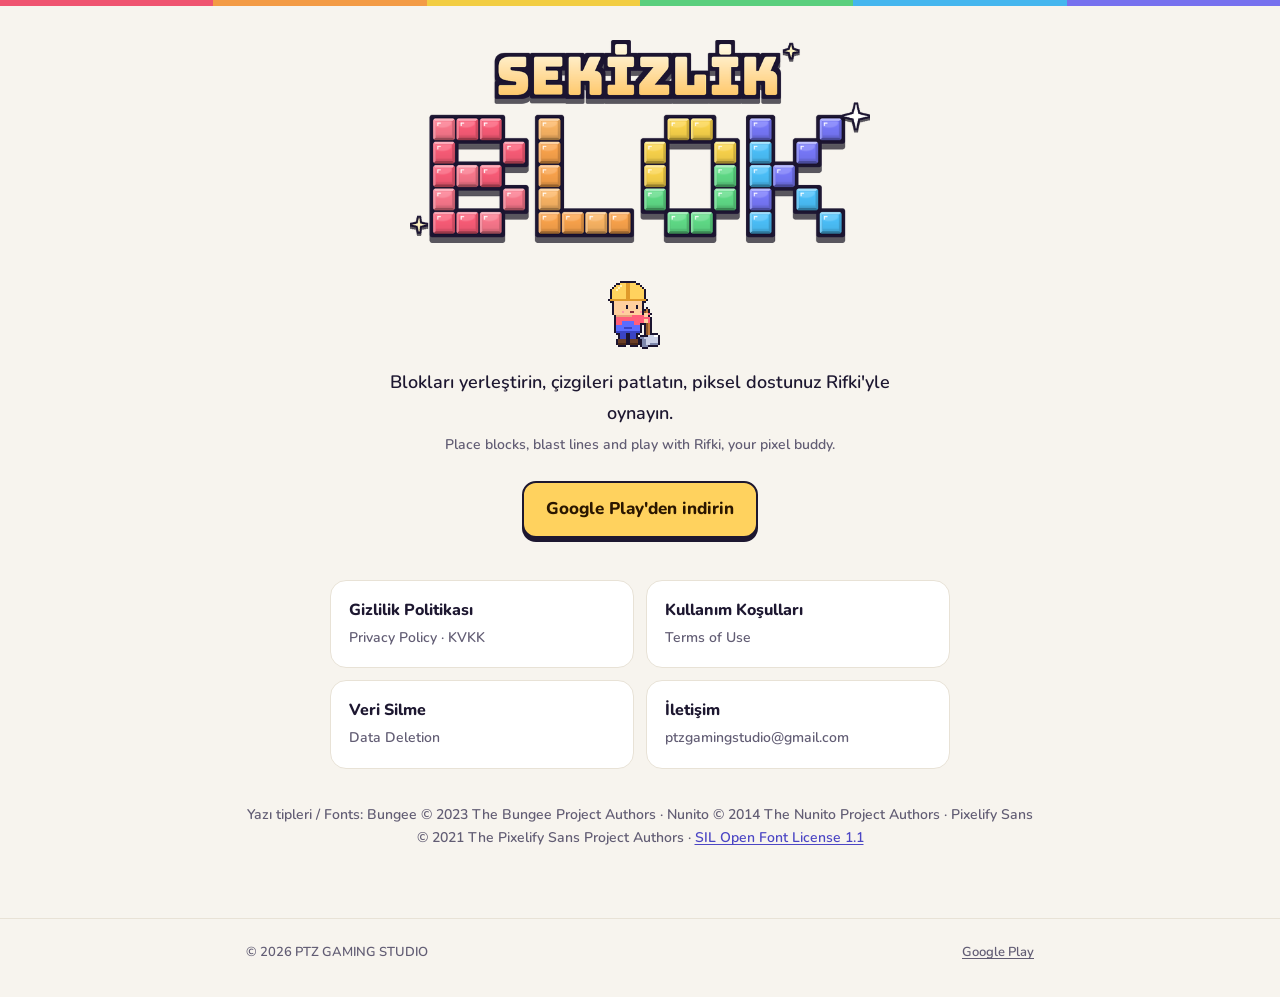
<file: index.html>
<!doctype html>
<html lang="tr">
<head>
<meta charset="utf-8">
<meta name="viewport" content="width=device-width, initial-scale=1">
<title>Sekizlik Blok · PTZ GAMING STUDIO</title>
<meta name="description" content="Sekizlik Blok: Rifki ile 8x8 blok bulmaca. PTZ GAMING STUDIO.">
<link rel="icon" type="image/png" href="favicon.png">
<link rel="apple-touch-icon" href="icon-192.png">
<link rel="stylesheet" href="site.css">
<meta name="theme-color" content="#f7f4ee">
</head>
<body>
<div class="stripe"></div>
<main>
<div class="hero">
<img class="logo" src="logo.png" alt="Sekizlik Blok" width="720" height="318">
<div class="rifki" role="img" aria-label="Rifki"></div>
<p class="tag">Blokları yerleştirin, çizgileri patlatın, piksel dostunuz Rifki'yle oynayın.<br><span class="muted">Place blocks, blast lines and play with Rifki, your pixel buddy.</span></p>
<a class="btn" href="https://play.google.com/store/apps/details?id=com.ptzgamingstudio.sekizlikblok">Google Play'den indirin</a>
</div>
<div class="cards">
<a href="gizlilik.html"><b>Gizlilik Politikası</b><span>Privacy Policy · KVKK</span></a>
<a href="kosullar.html"><b>Kullanım Koşulları</b><span>Terms of Use</span></a>
<a href="veri-silme.html"><b>Veri Silme</b><span>Data Deletion</span></a>
<a href="mailto:ptzgamingstudio@gmail.com"><b>İletişim</b><span>ptzgamingstudio@gmail.com</span></a>
</div>
<p class="muted" style="margin-top:34px;text-align:center">Yazı tipleri / Fonts: Bungee © 2023 The Bungee Project Authors · Nunito © 2014 The Nunito Project Authors · Pixelify Sans © 2021 The Pixelify Sans Project Authors · <a href="https://openfontlicense.org">SIL Open Font License 1.1</a></p>
</main>
<footer><div class="in"><span>© 2026 PTZ GAMING STUDIO</span><span><a href="https://play.google.com/store/apps/details?id=com.ptzgamingstudio.sekizlikblok">Google Play</a></span></div></footer>
</body>
</html>
</file>
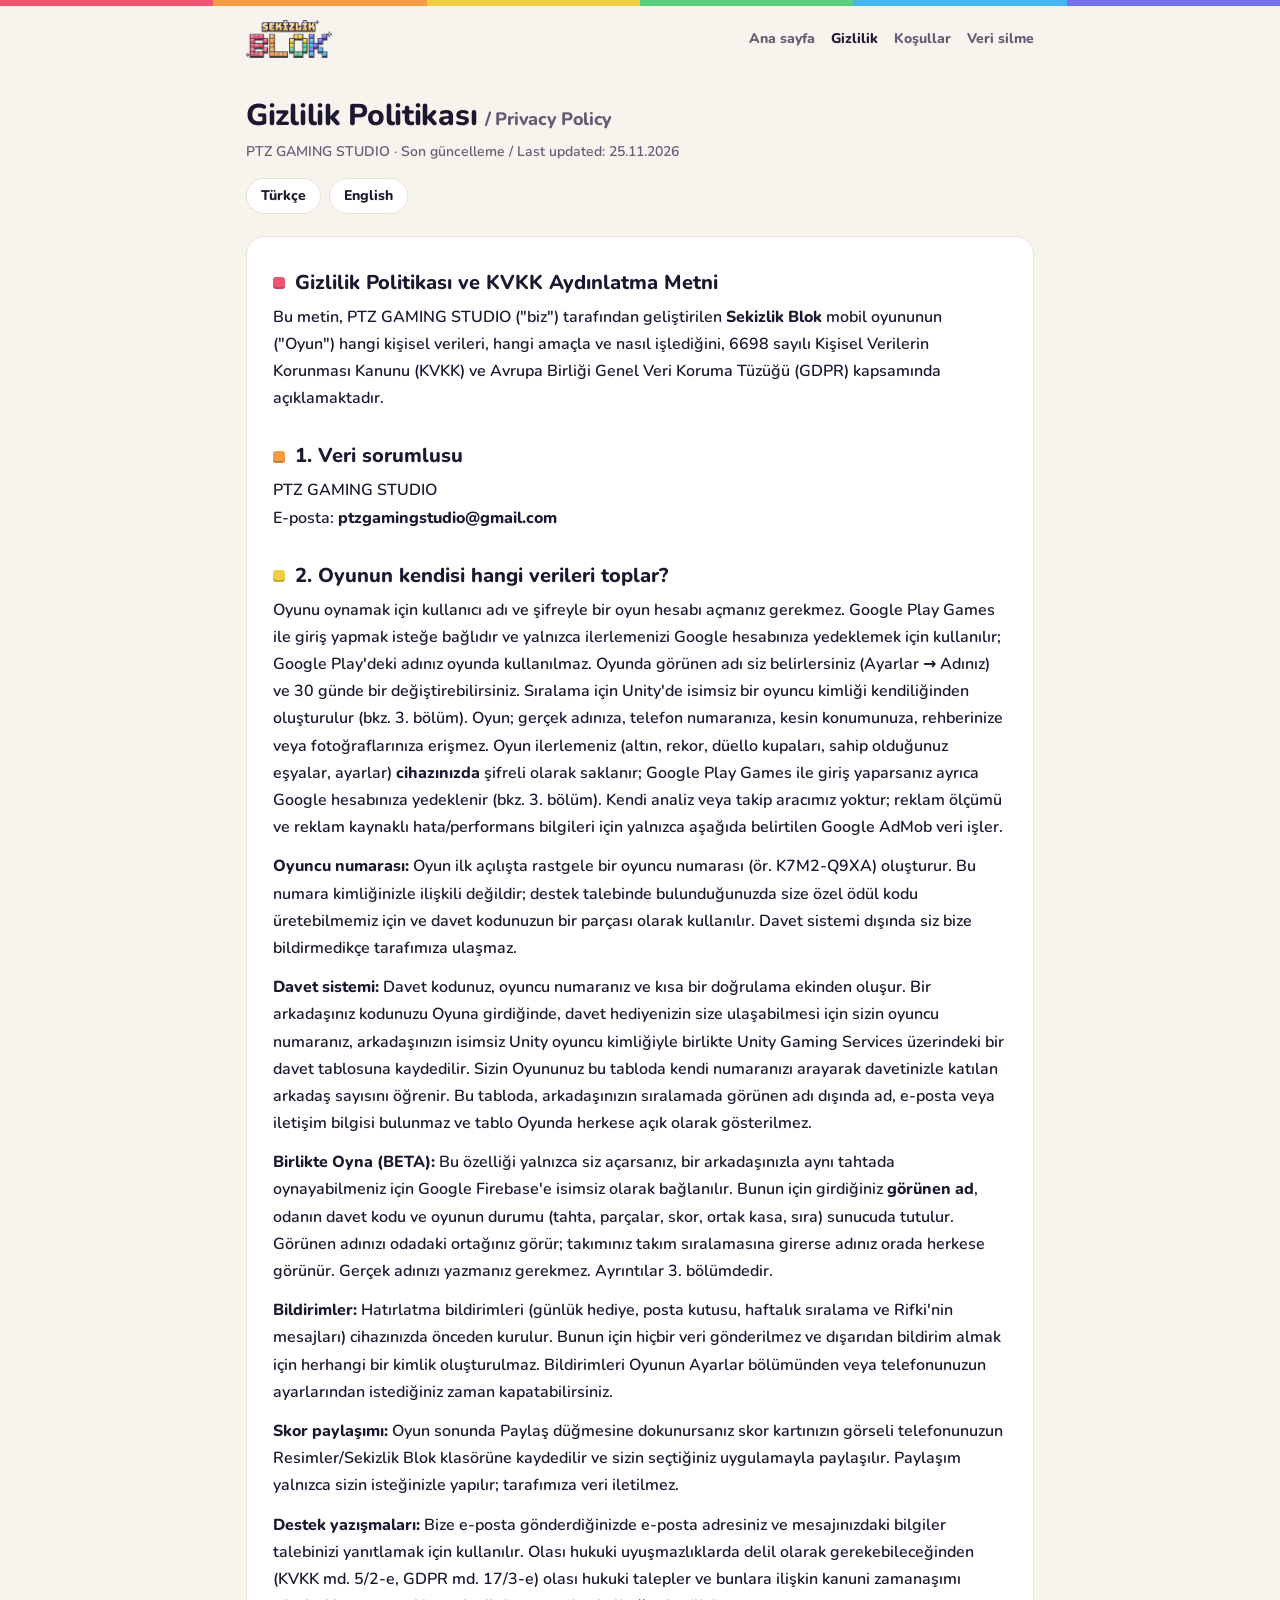
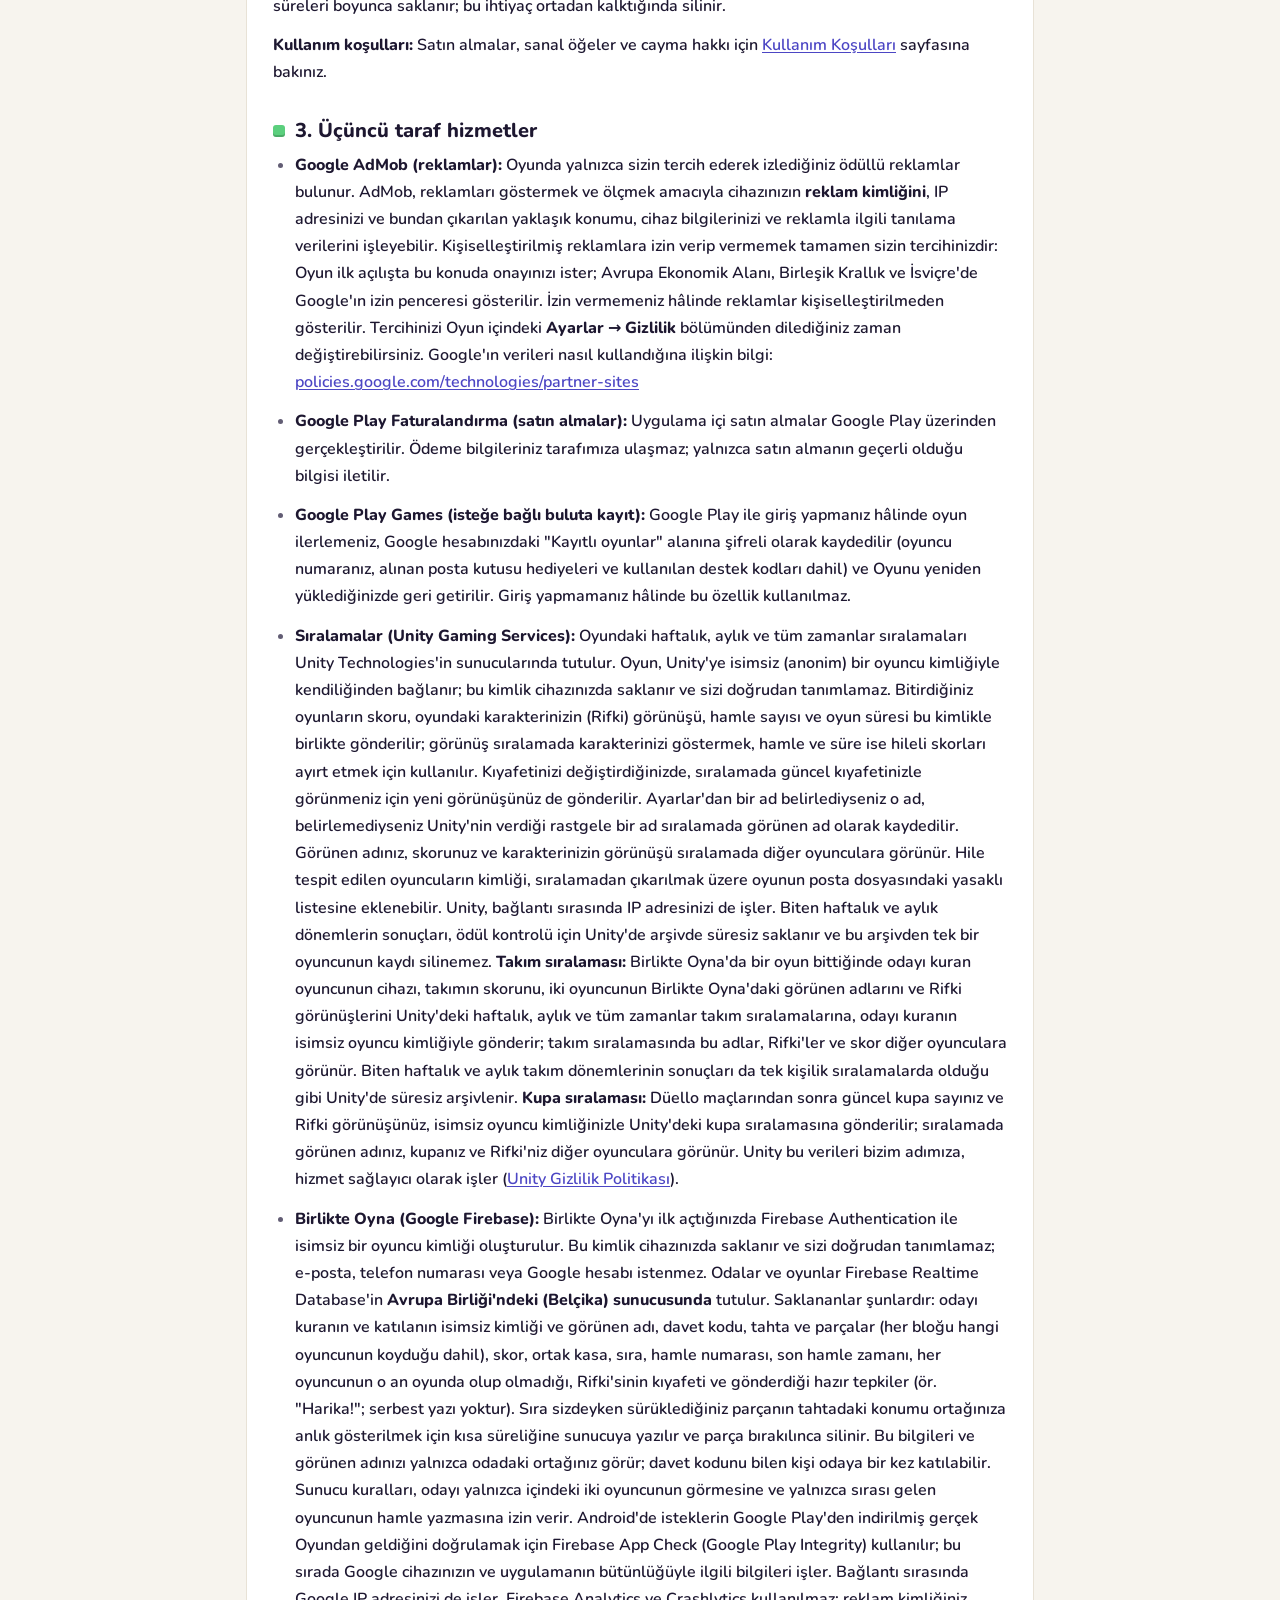
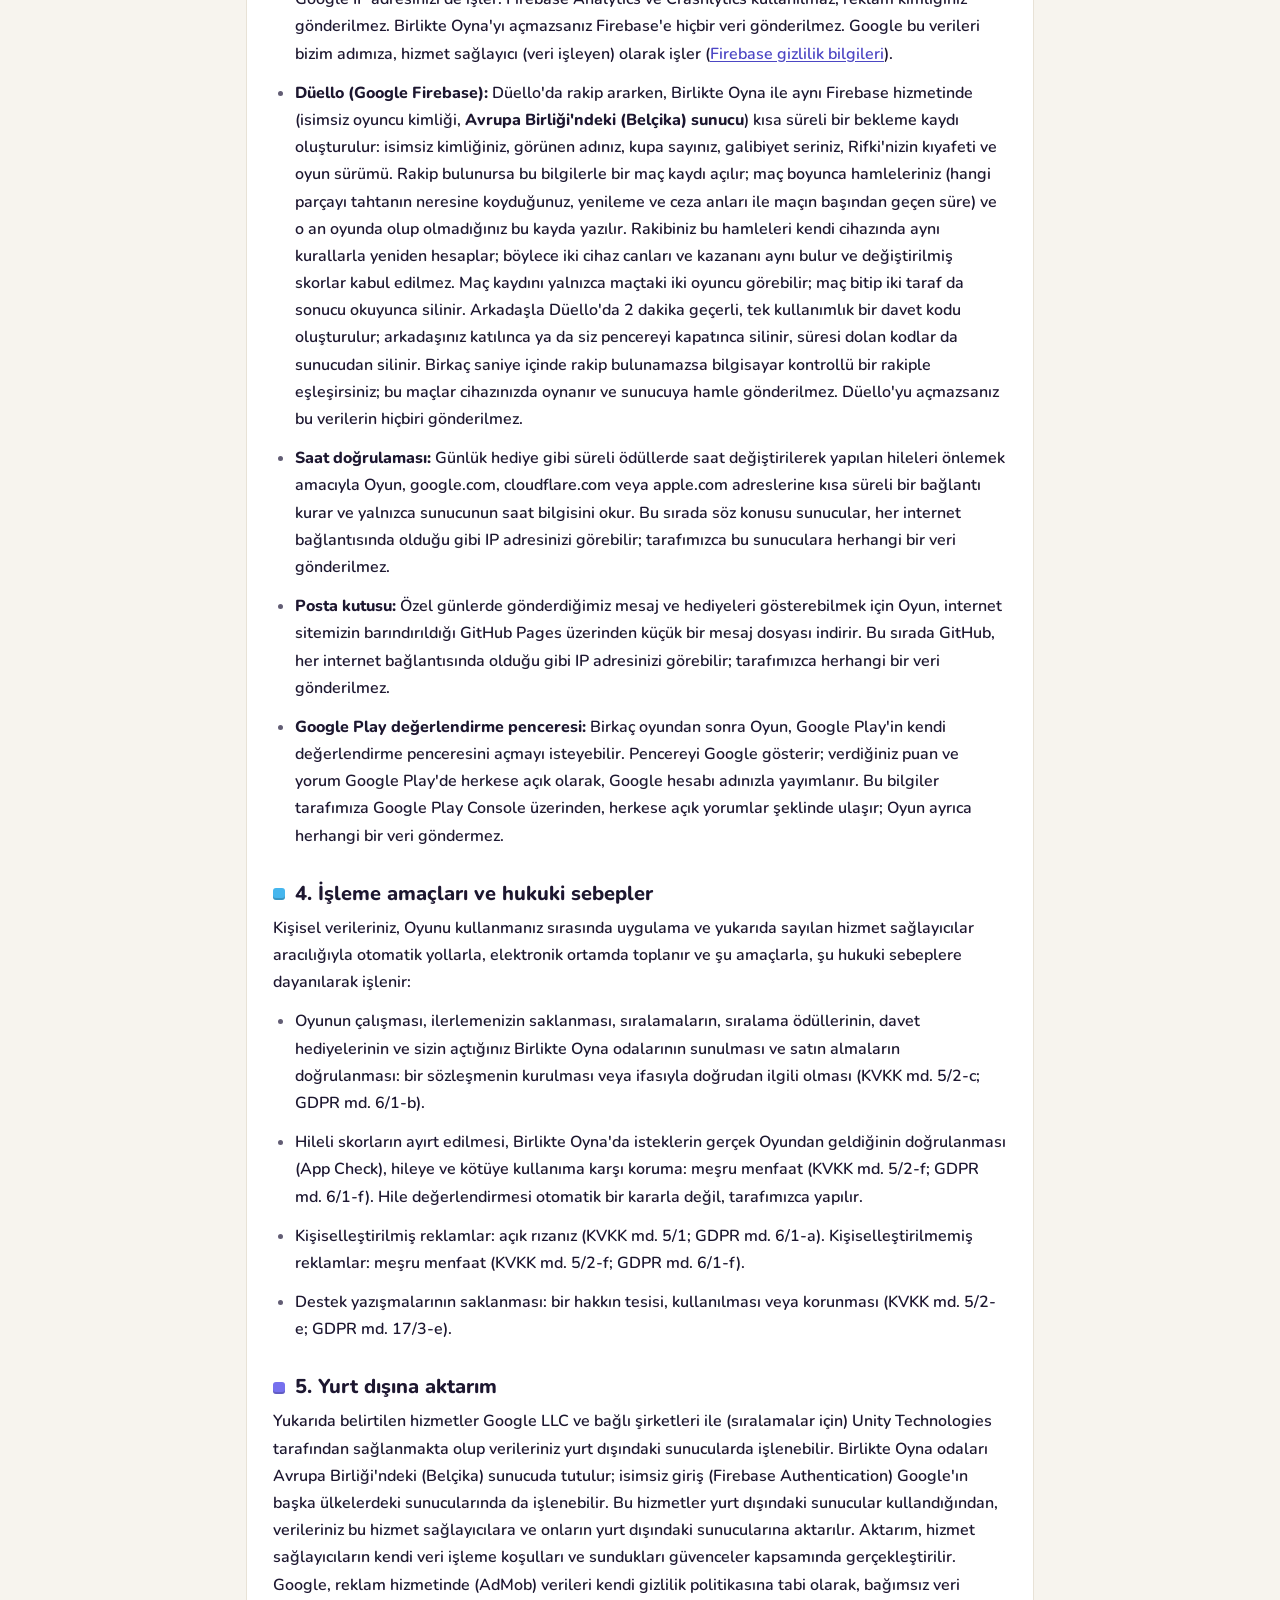
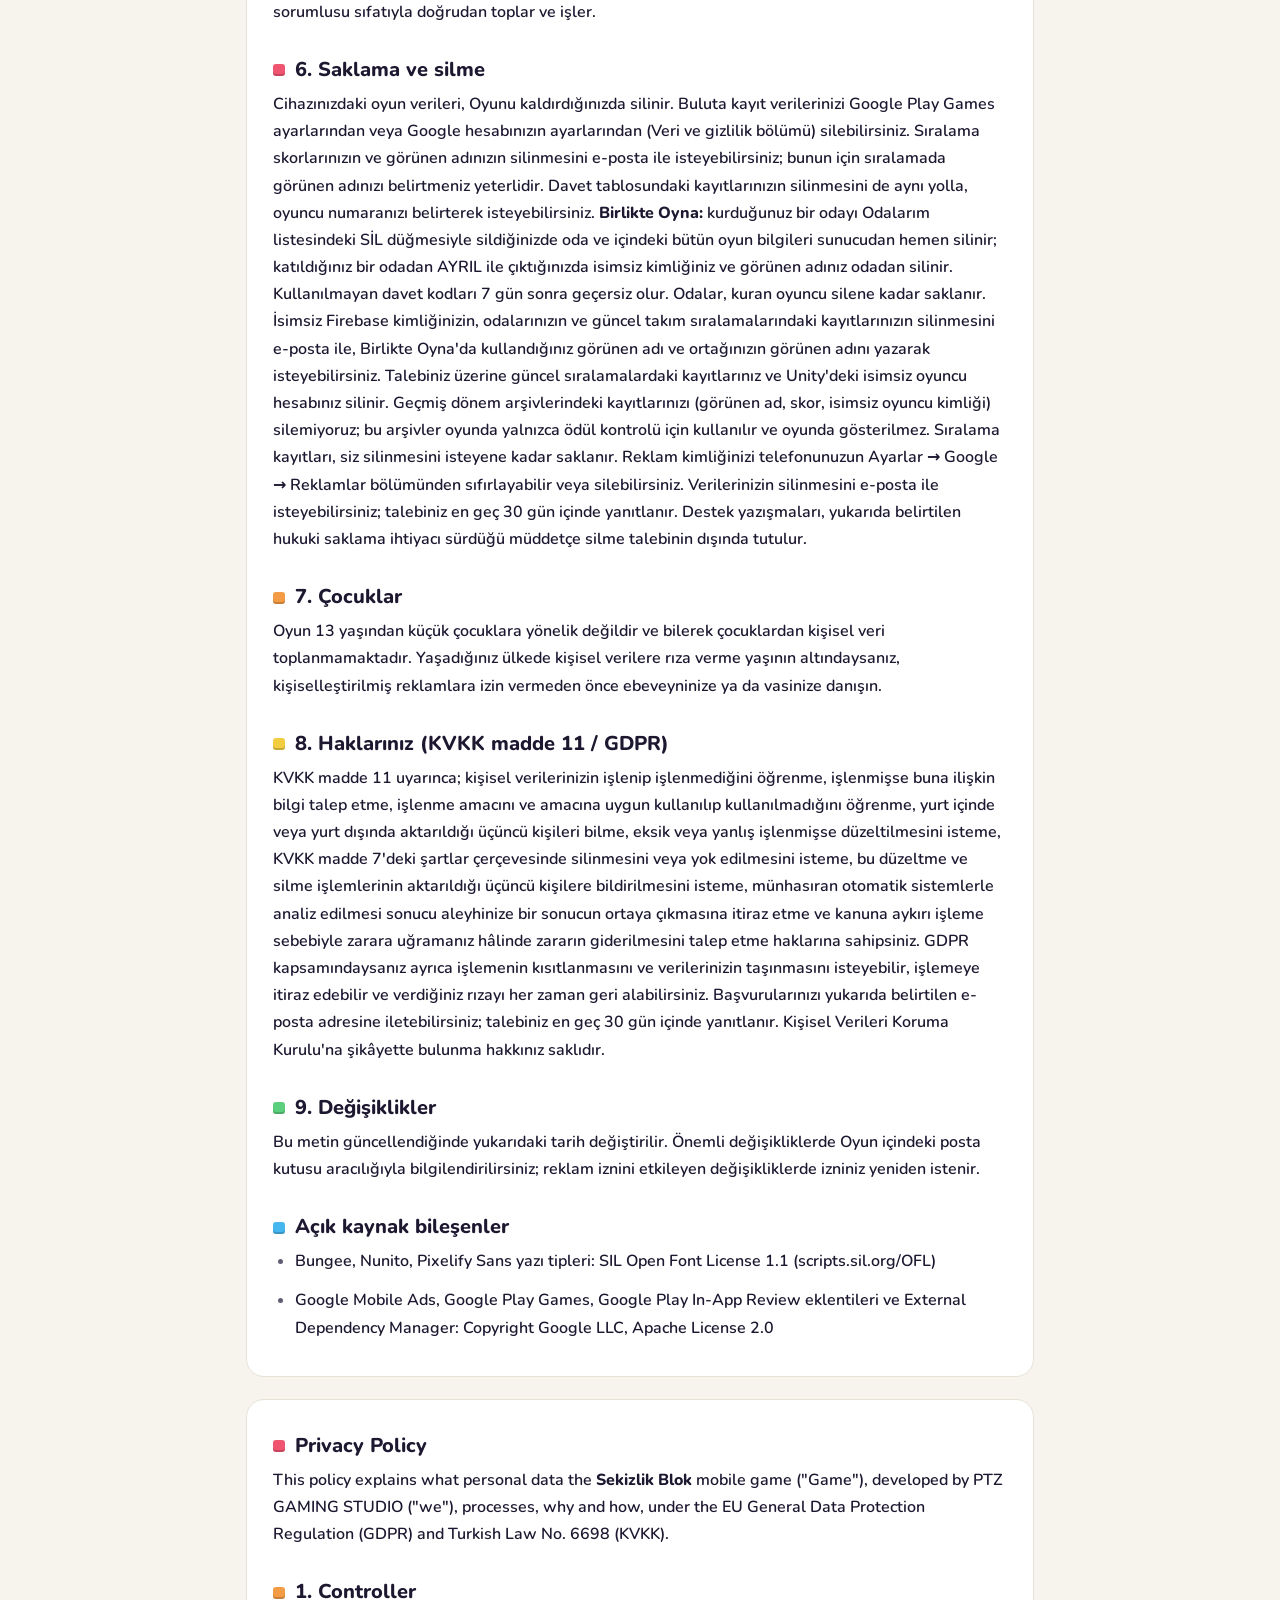
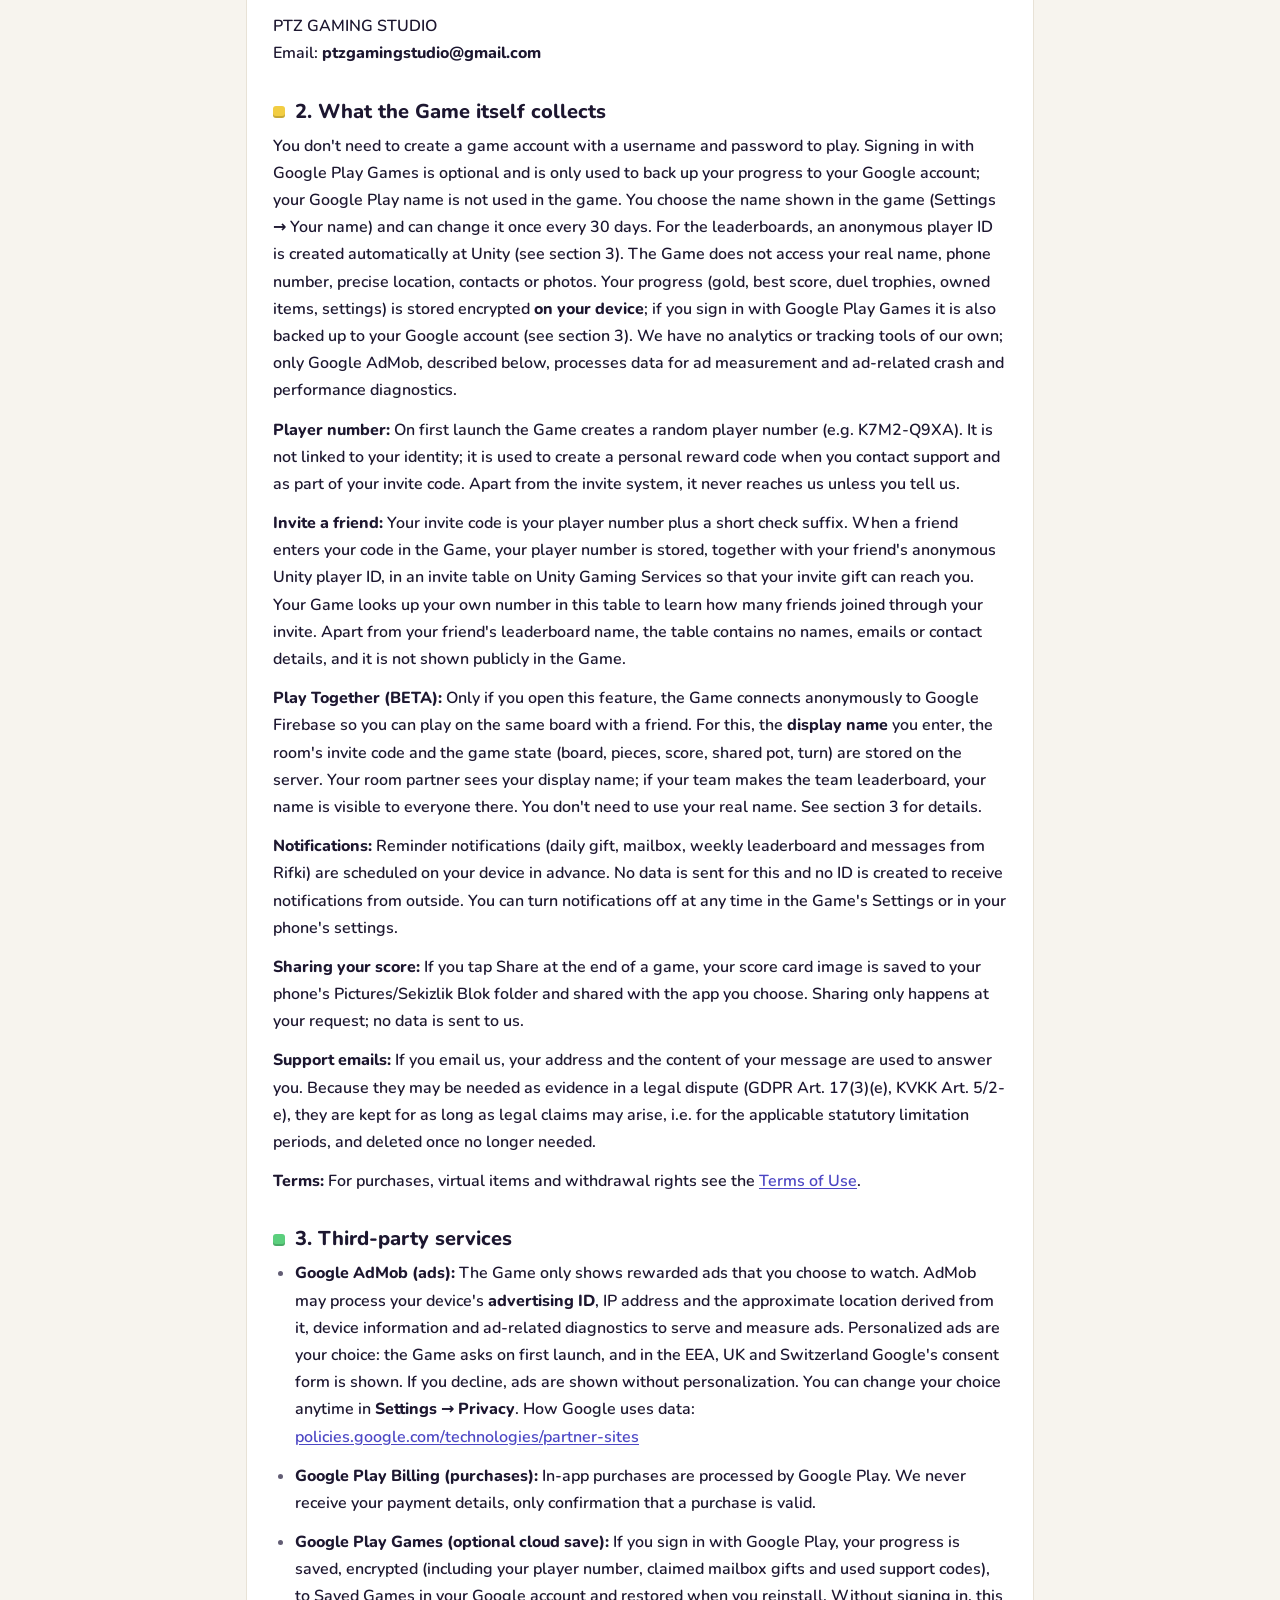
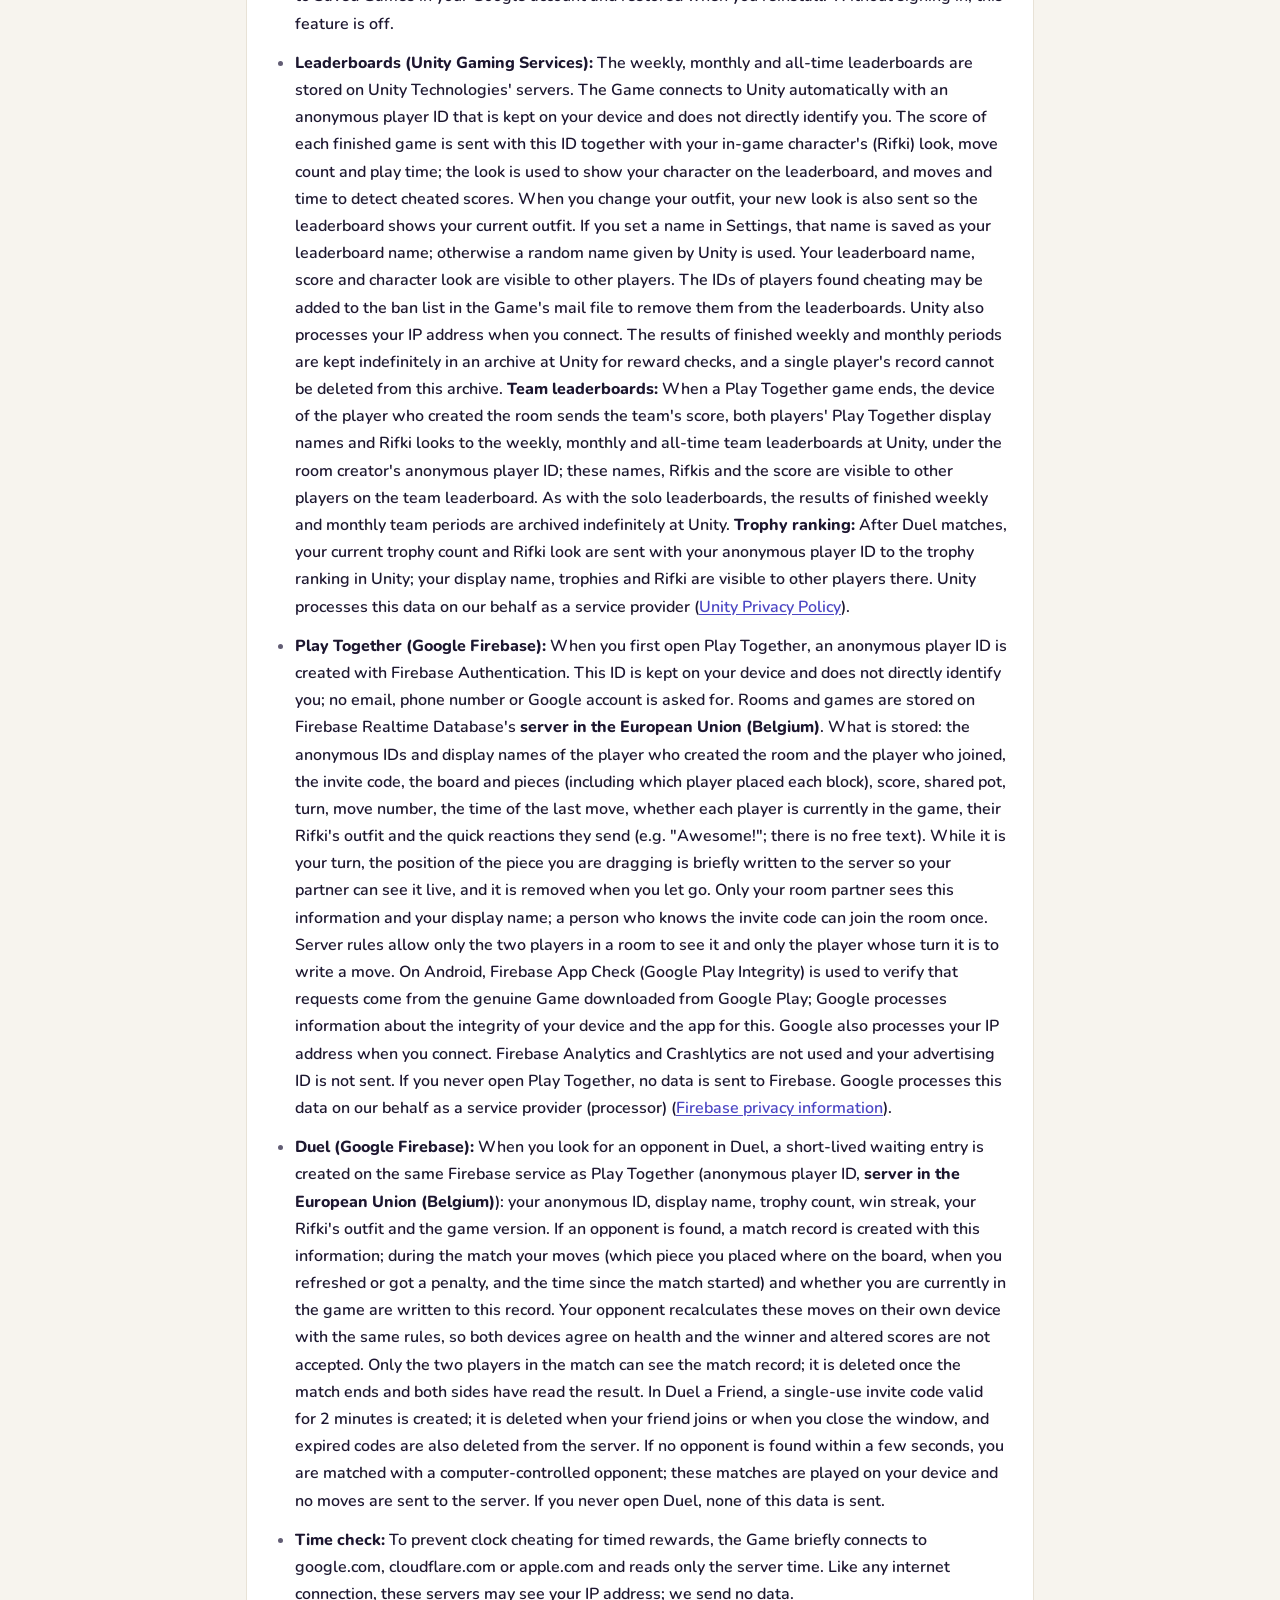
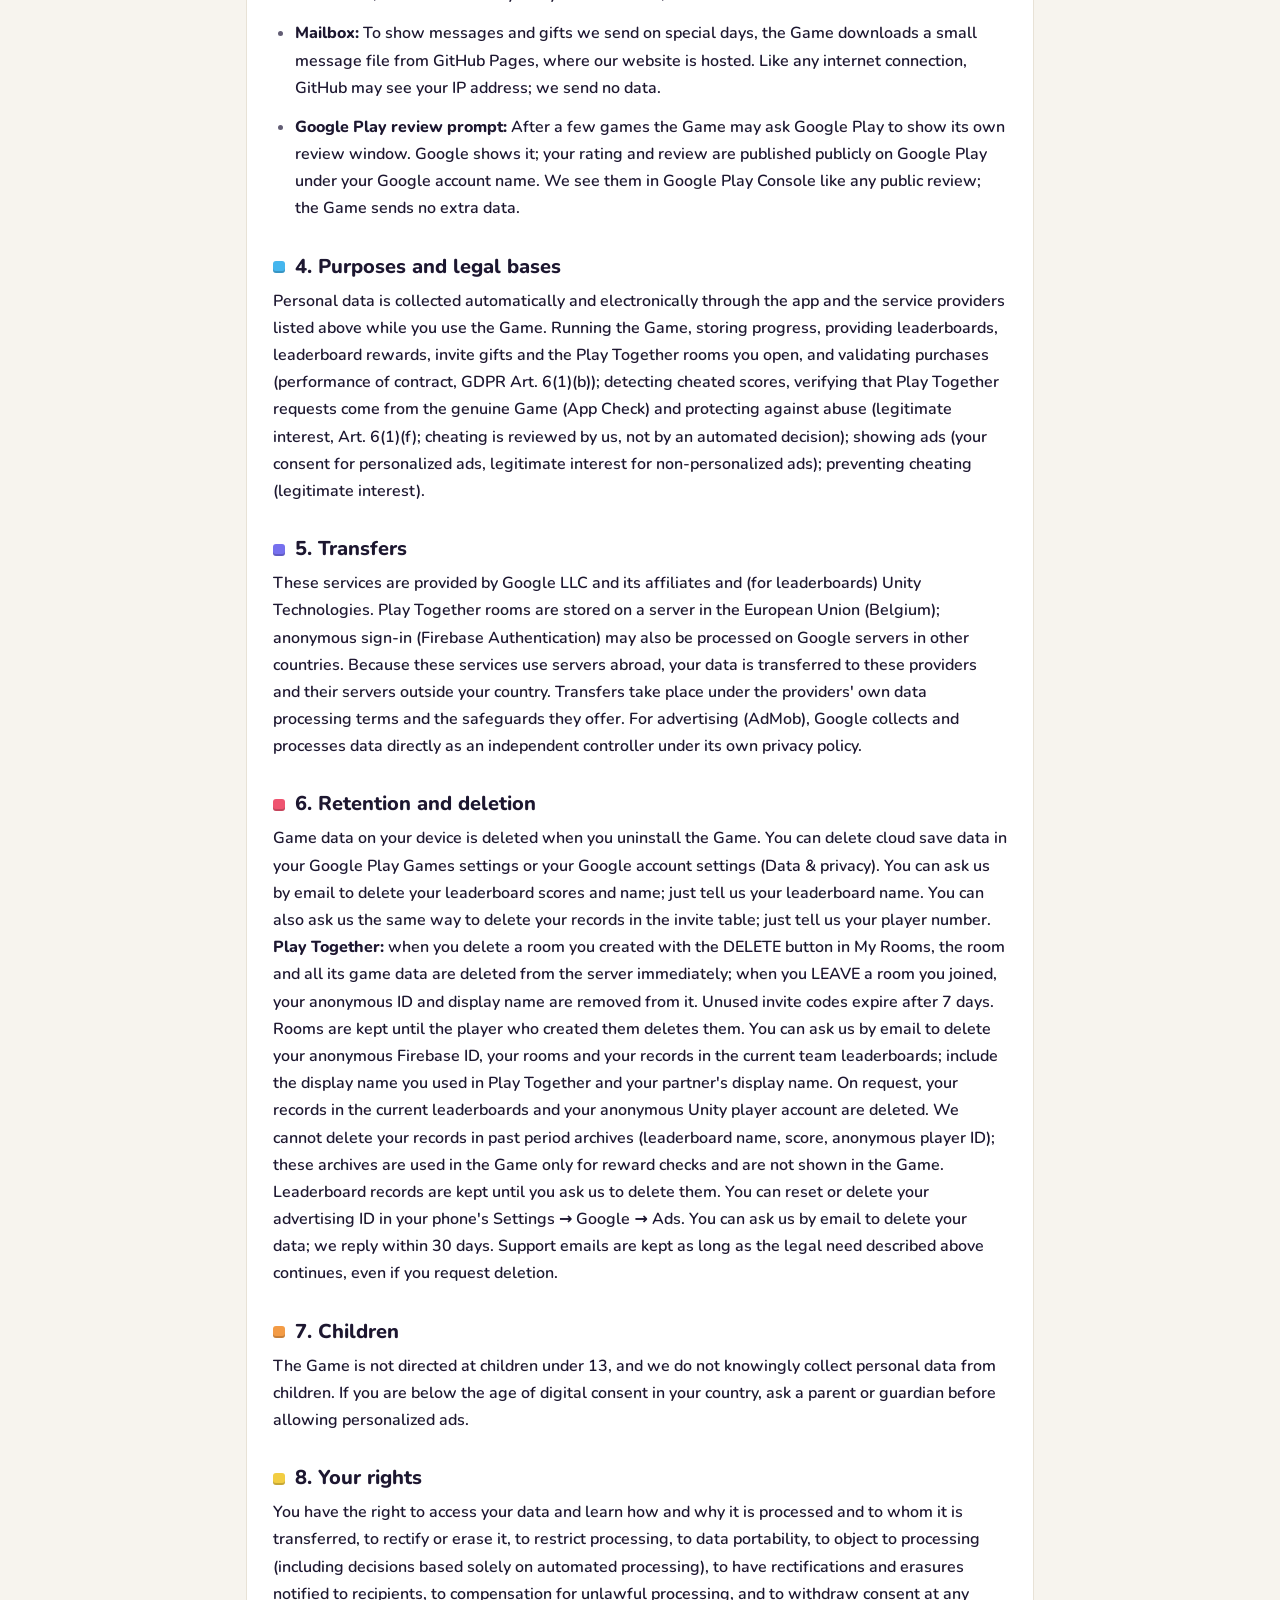
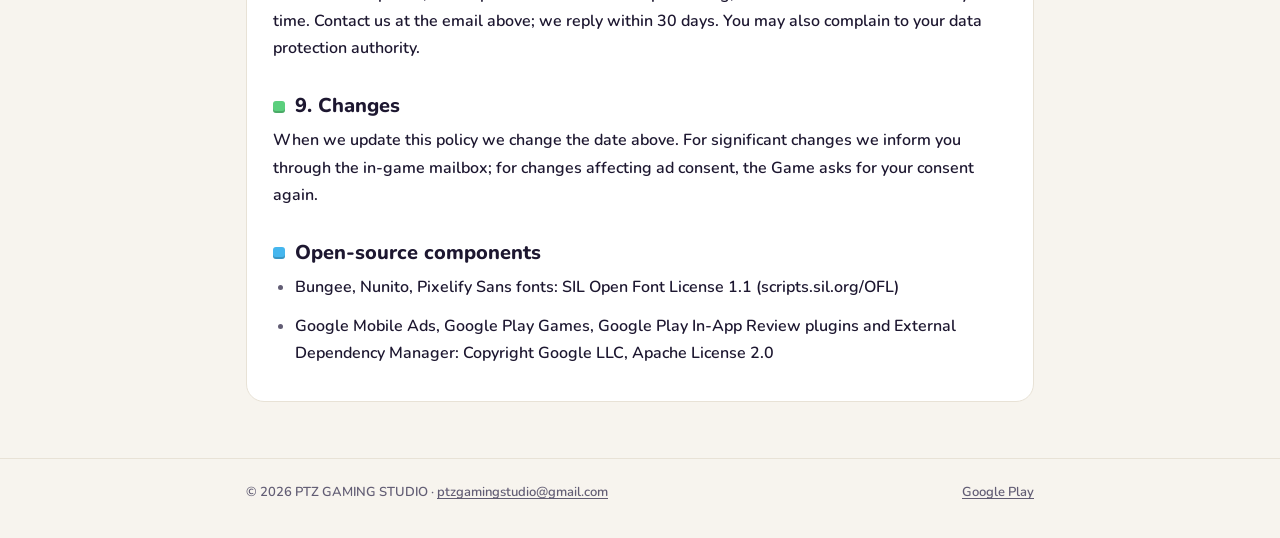
<file: gizlilik.html>
<!doctype html>
<html lang="tr">
<head>
<meta charset="utf-8">
<meta name="viewport" content="width=device-width, initial-scale=1">
<title>Sekizlik Blok · Gizlilik Politikası / Privacy Policy</title>
<link rel="icon" type="image/png" href="favicon.png">
<link rel="apple-touch-icon" href="icon-192.png">
<link rel="stylesheet" href="site.css">
<meta name="theme-color" content="#f7f4ee">
</head>
<body>
<div class="stripe"></div>
<header class="top"><a class="brand" href="index.html" aria-label="Sekizlik Blok ana sayfa"><img src="logo.png" alt="Sekizlik Blok" width="720" height="318"></a><nav aria-label="Site"><a href="index.html">Ana sayfa</a><a href="gizlilik.html" aria-current="page">Gizlilik</a><a href="kosullar.html">Koşullar</a><a href="veri-silme.html">Veri silme</a></nav></header>
<main>
<h1>Gizlilik Politikası <span class="muted" style="font-size:.6em">/ Privacy Policy</span></h1>
<p class="muted">PTZ GAMING STUDIO · Son güncelleme / Last updated: 25.11.2026</p>
<nav class="lang" aria-label="Dil / Language"><a href="#tr">Türkçe</a><a href="#en">English</a></nav>

<section id="tr">
<h2>Gizlilik Politikası ve KVKK Aydınlatma Metni</h2>
<p>Bu metin, PTZ GAMING STUDIO ("biz") tarafından geliştirilen <b>Sekizlik Blok</b> mobil oyununun ("Oyun") hangi kişisel verileri, hangi amaçla ve nasıl işlediğini, 6698 sayılı Kişisel Verilerin Korunması Kanunu (KVKK) ve Avrupa Birliği Genel Veri Koruma Tüzüğü (GDPR) kapsamında açıklamaktadır.</p>

<h2>1. Veri sorumlusu</h2>
<p>PTZ GAMING STUDIO<br>E-posta: <b>ptzgamingstudio@gmail.com</b></p>

<h2>2. Oyunun kendisi hangi verileri toplar?</h2>
<p>Oyunu oynamak için kullanıcı adı ve şifreyle bir oyun hesabı açmanız gerekmez. Google Play Games ile giriş yapmak isteğe bağlıdır ve yalnızca ilerlemenizi Google hesabınıza yedeklemek için kullanılır; Google Play'deki adınız oyunda kullanılmaz. Oyunda görünen adı siz belirlersiniz (Ayarlar → Adınız) ve 30 günde bir değiştirebilirsiniz. Sıralama için Unity'de isimsiz bir oyuncu kimliği kendiliğinden oluşturulur (bkz. 3. bölüm). Oyun; gerçek adınıza, telefon numaranıza, kesin konumunuza, rehberinize veya fotoğraflarınıza erişmez. Oyun ilerlemeniz (altın, rekor, düello kupaları, sahip olduğunuz eşyalar, ayarlar) <b>cihazınızda</b> şifreli olarak saklanır; Google Play Games ile giriş yaparsanız ayrıca Google hesabınıza yedeklenir (bkz. 3. bölüm). Kendi analiz veya takip aracımız yoktur; reklam ölçümü ve reklam kaynaklı hata/performans bilgileri için yalnızca aşağıda belirtilen Google AdMob veri işler.</p>
<p><b>Oyuncu numarası:</b> Oyun ilk açılışta rastgele bir oyuncu numarası (ör. K7M2-Q9XA) oluşturur. Bu numara kimliğinizle ilişkili değildir; destek talebinde bulunduğunuzda size özel ödül kodu üretebilmemiz için ve davet kodunuzun bir parçası olarak kullanılır. Davet sistemi dışında siz bize bildirmedikçe tarafımıza ulaşmaz.</p>
<p><b>Davet sistemi:</b> Davet kodunuz, oyuncu numaranız ve kısa bir doğrulama ekinden oluşur. Bir arkadaşınız kodunuzu Oyuna girdiğinde, davet hediyenizin size ulaşabilmesi için sizin oyuncu numaranız, arkadaşınızın isimsiz Unity oyuncu kimliğiyle birlikte Unity Gaming Services üzerindeki bir davet tablosuna kaydedilir. Sizin Oyununuz bu tabloda kendi numaranızı arayarak davetinizle katılan arkadaş sayısını öğrenir. Bu tabloda, arkadaşınızın sıralamada görünen adı dışında ad, e-posta veya iletişim bilgisi bulunmaz ve tablo Oyunda herkese açık olarak gösterilmez.</p>
<p><b>Birlikte Oyna (BETA):</b> Bu özelliği yalnızca siz açarsanız, bir arkadaşınızla aynı tahtada oynayabilmeniz için Google Firebase'e isimsiz olarak bağlanılır. Bunun için girdiğiniz <b>görünen ad</b>, odanın davet kodu ve oyunun durumu (tahta, parçalar, skor, ortak kasa, sıra) sunucuda tutulur. Görünen adınızı odadaki ortağınız görür; takımınız takım sıralamasına girerse adınız orada herkese görünür. Gerçek adınızı yazmanız gerekmez. Ayrıntılar 3. bölümdedir.</p>
<p><b>Bildirimler:</b> Hatırlatma bildirimleri (günlük hediye, posta kutusu, haftalık sıralama ve Rifki'nin mesajları) cihazınızda önceden kurulur. Bunun için hiçbir veri gönderilmez ve dışarıdan bildirim almak için herhangi bir kimlik oluşturulmaz. Bildirimleri Oyunun Ayarlar bölümünden veya telefonunuzun ayarlarından istediğiniz zaman kapatabilirsiniz.</p>
<p><b>Skor paylaşımı:</b> Oyun sonunda Paylaş düğmesine dokunursanız skor kartınızın görseli telefonunuzun Resimler/Sekizlik Blok klasörüne kaydedilir ve sizin seçtiğiniz uygulamayla paylaşılır. Paylaşım yalnızca sizin isteğinizle yapılır; tarafımıza veri iletilmez.</p>
<p><b>Destek yazışmaları:</b> Bize e-posta gönderdiğinizde e-posta adresiniz ve mesajınızdaki bilgiler talebinizi yanıtlamak için kullanılır. Olası hukuki uyuşmazlıklarda delil olarak gerekebileceğinden (KVKK md. 5/2-e, GDPR md. 17/3-e) olası hukuki talepler ve bunlara ilişkin kanuni zamanaşımı süreleri boyunca saklanır; bu ihtiyaç ortadan kalktığında silinir.</p>
<p><b>Kullanım koşulları:</b> Satın almalar, sanal öğeler ve cayma hakkı için <a href="kosullar.html">Kullanım Koşulları</a> sayfasına bakınız.</p>

<h2>3. Üçüncü taraf hizmetler</h2>
<ul>
<li><b>Google AdMob (reklamlar):</b> Oyunda yalnızca sizin tercih ederek izlediğiniz ödüllü reklamlar bulunur. AdMob, reklamları göstermek ve ölçmek amacıyla cihazınızın <b>reklam kimliğini</b>, IP adresinizi ve bundan çıkarılan yaklaşık konumu, cihaz bilgilerinizi ve reklamla ilgili tanılama verilerini işleyebilir. Kişiselleştirilmiş reklamlara izin verip vermemek tamamen sizin tercihinizdir: Oyun ilk açılışta bu konuda onayınızı ister; Avrupa Ekonomik Alanı, Birleşik Krallık ve İsviçre'de Google'ın izin penceresi gösterilir. İzin vermemeniz hâlinde reklamlar kişiselleştirilmeden gösterilir. Tercihinizi Oyun içindeki <b>Ayarlar → Gizlilik</b> bölümünden dilediğiniz zaman değiştirebilirsiniz. Google'ın verileri nasıl kullandığına ilişkin bilgi: <a href="https://policies.google.com/technologies/partner-sites">policies.google.com/technologies/partner-sites</a></li>
<li><b>Google Play Faturalandırma (satın almalar):</b> Uygulama içi satın almalar Google Play üzerinden gerçekleştirilir. Ödeme bilgileriniz tarafımıza ulaşmaz; yalnızca satın almanın geçerli olduğu bilgisi iletilir.</li>
<li><b>Google Play Games (isteğe bağlı buluta kayıt):</b> Google Play ile giriş yapmanız hâlinde oyun ilerlemeniz, Google hesabınızdaki "Kayıtlı oyunlar" alanına şifreli olarak kaydedilir (oyuncu numaranız, alınan posta kutusu hediyeleri ve kullanılan destek kodları dahil) ve Oyunu yeniden yüklediğinizde geri getirilir. Giriş yapmamanız hâlinde bu özellik kullanılmaz.</li>
<li><b>Sıralamalar (Unity Gaming Services):</b> Oyundaki haftalık, aylık ve tüm zamanlar sıralamaları Unity Technologies'in sunucularında tutulur. Oyun, Unity'ye isimsiz (anonim) bir oyuncu kimliğiyle kendiliğinden bağlanır; bu kimlik cihazınızda saklanır ve sizi doğrudan tanımlamaz. Bitirdiğiniz oyunların skoru, oyundaki karakterinizin (Rifki) görünüşü, hamle sayısı ve oyun süresi bu kimlikle birlikte gönderilir; görünüş sıralamada karakterinizi göstermek, hamle ve süre ise hileli skorları ayırt etmek için kullanılır. Kıyafetinizi değiştirdiğinizde, sıralamada güncel kıyafetinizle görünmeniz için yeni görünüşünüz de gönderilir. Ayarlar'dan bir ad belirlediyseniz o ad, belirlemediyseniz Unity'nin verdiği rastgele bir ad sıralamada görünen ad olarak kaydedilir. Görünen adınız, skorunuz ve karakterinizin görünüşü sıralamada diğer oyunculara görünür. Hile tespit edilen oyuncuların kimliği, sıralamadan çıkarılmak üzere oyunun posta dosyasındaki yasaklı listesine eklenebilir. Unity, bağlantı sırasında IP adresinizi de işler. Biten haftalık ve aylık dönemlerin sonuçları, ödül kontrolü için Unity'de arşivde süresiz saklanır ve bu arşivden tek bir oyuncunun kaydı silinemez. <b>Takım sıralaması:</b> Birlikte Oyna'da bir oyun bittiğinde odayı kuran oyuncunun cihazı, takımın skorunu, iki oyuncunun Birlikte Oyna'daki görünen adlarını ve Rifki görünüşlerini Unity'deki haftalık, aylık ve tüm zamanlar takım sıralamalarına, odayı kuranın isimsiz oyuncu kimliğiyle gönderir; takım sıralamasında bu adlar, Rifki'ler ve skor diğer oyunculara görünür. Biten haftalık ve aylık takım dönemlerinin sonuçları da tek kişilik sıralamalarda olduğu gibi Unity'de süresiz arşivlenir. <b>Kupa sıralaması:</b> Düello maçlarından sonra güncel kupa sayınız ve Rifki görünüşünüz, isimsiz oyuncu kimliğinizle Unity'deki kupa sıralamasına gönderilir; sıralamada görünen adınız, kupanız ve Rifki'niz diğer oyunculara görünür. Unity bu verileri bizim adımıza, hizmet sağlayıcı olarak işler (<a href="https://unity.com/legal/privacy-policy">Unity Gizlilik Politikası</a>).</li>
<li><b>Birlikte Oyna (Google Firebase):</b> Birlikte Oyna'yı ilk açtığınızda Firebase Authentication ile isimsiz bir oyuncu kimliği oluşturulur. Bu kimlik cihazınızda saklanır ve sizi doğrudan tanımlamaz; e-posta, telefon numarası veya Google hesabı istenmez. Odalar ve oyunlar Firebase Realtime Database'in <b>Avrupa Birliği'ndeki (Belçika) sunucusunda</b> tutulur. Saklananlar şunlardır: odayı kuranın ve katılanın isimsiz kimliği ve görünen adı, davet kodu, tahta ve parçalar (her bloğu hangi oyuncunun koyduğu dahil), skor, ortak kasa, sıra, hamle numarası, son hamle zamanı, her oyuncunun o an oyunda olup olmadığı, Rifki'sinin kıyafeti ve gönderdiği hazır tepkiler (ör. "Harika!"; serbest yazı yoktur). Sıra sizdeyken sürüklediğiniz parçanın tahtadaki konumu ortağınıza anlık gösterilmek için kısa süreliğine sunucuya yazılır ve parça bırakılınca silinir. Bu bilgileri ve görünen adınızı yalnızca odadaki ortağınız görür; davet kodunu bilen kişi odaya bir kez katılabilir. Sunucu kuralları, odayı yalnızca içindeki iki oyuncunun görmesine ve yalnızca sırası gelen oyuncunun hamle yazmasına izin verir. Android'de isteklerin Google Play'den indirilmiş gerçek Oyundan geldiğini doğrulamak için Firebase App Check (Google Play Integrity) kullanılır; bu sırada Google cihazınızın ve uygulamanın bütünlüğüyle ilgili bilgileri işler. Bağlantı sırasında Google IP adresinizi de işler. Firebase Analytics ve Crashlytics kullanılmaz; reklam kimliğiniz gönderilmez. Birlikte Oyna'yı açmazsanız Firebase'e hiçbir veri gönderilmez. Google bu verileri bizim adımıza, hizmet sağlayıcı (veri işleyen) olarak işler (<a href="https://firebase.google.com/support/privacy">Firebase gizlilik bilgileri</a>).</li>
<li><b>Düello (Google Firebase):</b> Düello'da rakip ararken, Birlikte Oyna ile aynı Firebase hizmetinde (isimsiz oyuncu kimliği, <b>Avrupa Birliği'ndeki (Belçika) sunucu</b>) kısa süreli bir bekleme kaydı oluşturulur: isimsiz kimliğiniz, görünen adınız, kupa sayınız, galibiyet seriniz, Rifki'nizin kıyafeti ve oyun sürümü. Rakip bulunursa bu bilgilerle bir maç kaydı açılır; maç boyunca hamleleriniz (hangi parçayı tahtanın neresine koyduğunuz, yenileme ve ceza anları ile maçın başından geçen süre) ve o an oyunda olup olmadığınız bu kayda yazılır. Rakibiniz bu hamleleri kendi cihazında aynı kurallarla yeniden hesaplar; böylece iki cihaz canları ve kazananı aynı bulur ve değiştirilmiş skorlar kabul edilmez. Maç kaydını yalnızca maçtaki iki oyuncu görebilir; maç bitip iki taraf da sonucu okuyunca silinir. Arkadaşla Düello'da 2 dakika geçerli, tek kullanımlık bir davet kodu oluşturulur; arkadaşınız katılınca ya da siz pencereyi kapatınca silinir, süresi dolan kodlar da sunucudan silinir. Birkaç saniye içinde rakip bulunamazsa bilgisayar kontrollü bir rakiple eşleşirsiniz; bu maçlar cihazınızda oynanır ve sunucuya hamle gönderilmez. Düello'yu açmazsanız bu verilerin hiçbiri gönderilmez.</li>
<li><b>Saat doğrulaması:</b> Günlük hediye gibi süreli ödüllerde saat değiştirilerek yapılan hileleri önlemek amacıyla Oyun, google.com, cloudflare.com veya apple.com adreslerine kısa süreli bir bağlantı kurar ve yalnızca sunucunun saat bilgisini okur. Bu sırada söz konusu sunucular, her internet bağlantısında olduğu gibi IP adresinizi görebilir; tarafımızca bu sunuculara herhangi bir veri gönderilmez.</li>
<li><b>Posta kutusu:</b> Özel günlerde gönderdiğimiz mesaj ve hediyeleri gösterebilmek için Oyun, internet sitemizin barındırıldığı GitHub Pages üzerinden küçük bir mesaj dosyası indirir. Bu sırada GitHub, her internet bağlantısında olduğu gibi IP adresinizi görebilir; tarafımızca herhangi bir veri gönderilmez.</li>
<li><b>Google Play değerlendirme penceresi:</b> Birkaç oyundan sonra Oyun, Google Play'in kendi değerlendirme penceresini açmayı isteyebilir. Pencereyi Google gösterir; verdiğiniz puan ve yorum Google Play'de herkese açık olarak, Google hesabı adınızla yayımlanır. Bu bilgiler tarafımıza Google Play Console üzerinden, herkese açık yorumlar şeklinde ulaşır; Oyun ayrıca herhangi bir veri göndermez.</li>
</ul>

<h2>4. İşleme amaçları ve hukuki sebepler</h2>
<p>Kişisel verileriniz, Oyunu kullanmanız sırasında uygulama ve yukarıda sayılan hizmet sağlayıcılar aracılığıyla otomatik yollarla, elektronik ortamda toplanır ve şu amaçlarla, şu hukuki sebeplere dayanılarak işlenir:</p>
<ul>
<li>Oyunun çalışması, ilerlemenizin saklanması, sıralamaların, sıralama ödüllerinin, davet hediyelerinin ve sizin açtığınız Birlikte Oyna odalarının sunulması ve satın almaların doğrulanması: bir sözleşmenin kurulması veya ifasıyla doğrudan ilgili olması (KVKK md. 5/2-c; GDPR md. 6/1-b).</li>
<li>Hileli skorların ayırt edilmesi, Birlikte Oyna'da isteklerin gerçek Oyundan geldiğinin doğrulanması (App Check), hileye ve kötüye kullanıma karşı koruma: meşru menfaat (KVKK md. 5/2-f; GDPR md. 6/1-f). Hile değerlendirmesi otomatik bir kararla değil, tarafımızca yapılır.</li>
<li>Kişiselleştirilmiş reklamlar: açık rızanız (KVKK md. 5/1; GDPR md. 6/1-a). Kişiselleştirilmemiş reklamlar: meşru menfaat (KVKK md. 5/2-f; GDPR md. 6/1-f).</li>
<li>Destek yazışmalarının saklanması: bir hakkın tesisi, kullanılması veya korunması (KVKK md. 5/2-e; GDPR md. 17/3-e).</li>
</ul>

<h2>5. Yurt dışına aktarım</h2>
<p>Yukarıda belirtilen hizmetler Google LLC ve bağlı şirketleri ile (sıralamalar için) Unity Technologies tarafından sağlanmakta olup verileriniz yurt dışındaki sunucularda işlenebilir. Birlikte Oyna odaları Avrupa Birliği'ndeki (Belçika) sunucuda tutulur; isimsiz giriş (Firebase Authentication) Google'ın başka ülkelerdeki sunucularında da işlenebilir. Bu hizmetler yurt dışındaki sunucular kullandığından, verileriniz bu hizmet sağlayıcılara ve onların yurt dışındaki sunucularına aktarılır. Aktarım, hizmet sağlayıcıların kendi veri işleme koşulları ve sundukları güvenceler kapsamında gerçekleştirilir. Google, reklam hizmetinde (AdMob) verileri kendi gizlilik politikasına tabi olarak, bağımsız veri sorumlusu sıfatıyla doğrudan toplar ve işler.</p>

<h2>6. Saklama ve silme</h2>
<p>Cihazınızdaki oyun verileri, Oyunu kaldırdığınızda silinir. Buluta kayıt verilerinizi Google Play Games ayarlarından veya Google hesabınızın ayarlarından (Veri ve gizlilik bölümü) silebilirsiniz. Sıralama skorlarınızın ve görünen adınızın silinmesini e-posta ile isteyebilirsiniz; bunun için sıralamada görünen adınızı belirtmeniz yeterlidir. Davet tablosundaki kayıtlarınızın silinmesini de aynı yolla, oyuncu numaranızı belirterek isteyebilirsiniz. <b>Birlikte Oyna:</b> kurduğunuz bir odayı Odalarım listesindeki SİL düğmesiyle sildiğinizde oda ve içindeki bütün oyun bilgileri sunucudan hemen silinir; katıldığınız bir odadan AYRIL ile çıktığınızda isimsiz kimliğiniz ve görünen adınız odadan silinir. Kullanılmayan davet kodları 7 gün sonra geçersiz olur. Odalar, kuran oyuncu silene kadar saklanır. İsimsiz Firebase kimliğinizin, odalarınızın ve güncel takım sıralamalarındaki kayıtlarınızın silinmesini e-posta ile, Birlikte Oyna'da kullandığınız görünen adı ve ortağınızın görünen adını yazarak isteyebilirsiniz. Talebiniz üzerine güncel sıralamalardaki kayıtlarınız ve Unity'deki isimsiz oyuncu hesabınız silinir. Geçmiş dönem arşivlerindeki kayıtlarınızı (görünen ad, skor, isimsiz oyuncu kimliği) silemiyoruz; bu arşivler oyunda yalnızca ödül kontrolü için kullanılır ve oyunda gösterilmez. Sıralama kayıtları, siz silinmesini isteyene kadar saklanır. Reklam kimliğinizi telefonunuzun Ayarlar → Google → Reklamlar bölümünden sıfırlayabilir veya silebilirsiniz. Verilerinizin silinmesini e-posta ile isteyebilirsiniz; talebiniz en geç 30 gün içinde yanıtlanır. Destek yazışmaları, yukarıda belirtilen hukuki saklama ihtiyacı sürdüğü müddetçe silme talebinin dışında tutulur.</p>

<h2>7. Çocuklar</h2>
<p>Oyun 13 yaşından küçük çocuklara yönelik değildir ve bilerek çocuklardan kişisel veri toplanmamaktadır. Yaşadığınız ülkede kişisel verilere rıza verme yaşının altındaysanız, kişiselleştirilmiş reklamlara izin vermeden önce ebeveyninize ya da vasinize danışın.</p>

<h2>8. Haklarınız (KVKK madde 11 / GDPR)</h2>
<p>KVKK madde 11 uyarınca; kişisel verilerinizin işlenip işlenmediğini öğrenme, işlenmişse buna ilişkin bilgi talep etme, işlenme amacını ve amacına uygun kullanılıp kullanılmadığını öğrenme, yurt içinde veya yurt dışında aktarıldığı üçüncü kişileri bilme, eksik veya yanlış işlenmişse düzeltilmesini isteme, KVKK madde 7'deki şartlar çerçevesinde silinmesini veya yok edilmesini isteme, bu düzeltme ve silme işlemlerinin aktarıldığı üçüncü kişilere bildirilmesini isteme, münhasıran otomatik sistemlerle analiz edilmesi sonucu aleyhinize bir sonucun ortaya çıkmasına itiraz etme ve kanuna aykırı işleme sebebiyle zarara uğramanız hâlinde zararın giderilmesini talep etme haklarına sahipsiniz. GDPR kapsamındaysanız ayrıca işlemenin kısıtlanmasını ve verilerinizin taşınmasını isteyebilir, işlemeye itiraz edebilir ve verdiğiniz rızayı her zaman geri alabilirsiniz. Başvurularınızı yukarıda belirtilen e-posta adresine iletebilirsiniz; talebiniz en geç 30 gün içinde yanıtlanır. Kişisel Verileri Koruma Kurulu'na şikâyette bulunma hakkınız saklıdır.</p>

<h2>9. Değişiklikler</h2>
<p>Bu metin güncellendiğinde yukarıdaki tarih değiştirilir. Önemli değişikliklerde Oyun içindeki posta kutusu aracılığıyla bilgilendirilirsiniz; reklam iznini etkileyen değişikliklerde izniniz yeniden istenir.</p>
<h2>Açık kaynak bileşenler</h2>
<ul>
<li>Bungee, Nunito, Pixelify Sans yazı tipleri: SIL Open Font License 1.1 (scripts.sil.org/OFL)</li>
<li>Google Mobile Ads, Google Play Games, Google Play In-App Review eklentileri ve External Dependency Manager: Copyright Google LLC, Apache License 2.0</li>
</ul>
</section>

<section id="en">
<h2>Privacy Policy</h2>
<p>This policy explains what personal data the <b>Sekizlik Blok</b> mobile game ("Game"), developed by PTZ GAMING STUDIO ("we"), processes, why and how, under the EU General Data Protection Regulation (GDPR) and Turkish Law No. 6698 (KVKK).</p>

<h2>1. Controller</h2>
<p>PTZ GAMING STUDIO<br>Email: <b>ptzgamingstudio@gmail.com</b></p>

<h2>2. What the Game itself collects</h2>
<p>You don't need to create a game account with a username and password to play. Signing in with Google Play Games is optional and is only used to back up your progress to your Google account; your Google Play name is not used in the game. You choose the name shown in the game (Settings → Your name) and can change it once every 30 days. For the leaderboards, an anonymous player ID is created automatically at Unity (see section 3). The Game does not access your real name, phone number, precise location, contacts or photos. Your progress (gold, best score, duel trophies, owned items, settings) is stored encrypted <b>on your device</b>; if you sign in with Google Play Games it is also backed up to your Google account (see section 3). We have no analytics or tracking tools of our own; only Google AdMob, described below, processes data for ad measurement and ad-related crash and performance diagnostics.</p>
<p><b>Player number:</b> On first launch the Game creates a random player number (e.g. K7M2-Q9XA). It is not linked to your identity; it is used to create a personal reward code when you contact support and as part of your invite code. Apart from the invite system, it never reaches us unless you tell us.</p>
<p><b>Invite a friend:</b> Your invite code is your player number plus a short check suffix. When a friend enters your code in the Game, your player number is stored, together with your friend's anonymous Unity player ID, in an invite table on Unity Gaming Services so that your invite gift can reach you. Your Game looks up your own number in this table to learn how many friends joined through your invite. Apart from your friend's leaderboard name, the table contains no names, emails or contact details, and it is not shown publicly in the Game.</p>
<p><b>Play Together (BETA):</b> Only if you open this feature, the Game connects anonymously to Google Firebase so you can play on the same board with a friend. For this, the <b>display name</b> you enter, the room's invite code and the game state (board, pieces, score, shared pot, turn) are stored on the server. Your room partner sees your display name; if your team makes the team leaderboard, your name is visible to everyone there. You don't need to use your real name. See section 3 for details.</p>
<p><b>Notifications:</b> Reminder notifications (daily gift, mailbox, weekly leaderboard and messages from Rifki) are scheduled on your device in advance. No data is sent for this and no ID is created to receive notifications from outside. You can turn notifications off at any time in the Game's Settings or in your phone's settings.</p>
<p><b>Sharing your score:</b> If you tap Share at the end of a game, your score card image is saved to your phone's Pictures/Sekizlik Blok folder and shared with the app you choose. Sharing only happens at your request; no data is sent to us.</p>
<p><b>Support emails:</b> If you email us, your address and the content of your message are used to answer you. Because they may be needed as evidence in a legal dispute (GDPR Art. 17(3)(e), KVKK Art. 5/2-e), they are kept for as long as legal claims may arise, i.e. for the applicable statutory limitation periods, and deleted once no longer needed.</p>
<p><b>Terms:</b> For purchases, virtual items and withdrawal rights see the <a href="kosullar.html#en">Terms of Use</a>.</p>

<h2>3. Third-party services</h2>
<ul>
<li><b>Google AdMob (ads):</b> The Game only shows rewarded ads that you choose to watch. AdMob may process your device's <b>advertising ID</b>, IP address and the approximate location derived from it, device information and ad-related diagnostics to serve and measure ads. Personalized ads are your choice: the Game asks on first launch, and in the EEA, UK and Switzerland Google's consent form is shown. If you decline, ads are shown without personalization. You can change your choice anytime in <b>Settings → Privacy</b>. How Google uses data: <a href="https://policies.google.com/technologies/partner-sites">policies.google.com/technologies/partner-sites</a></li>
<li><b>Google Play Billing (purchases):</b> In-app purchases are processed by Google Play. We never receive your payment details, only confirmation that a purchase is valid.</li>
<li><b>Google Play Games (optional cloud save):</b> If you sign in with Google Play, your progress is saved, encrypted (including your player number, claimed mailbox gifts and used support codes), to Saved Games in your Google account and restored when you reinstall. Without signing in, this feature is off.</li>
<li><b>Leaderboards (Unity Gaming Services):</b> The weekly, monthly and all-time leaderboards are stored on Unity Technologies' servers. The Game connects to Unity automatically with an anonymous player ID that is kept on your device and does not directly identify you. The score of each finished game is sent with this ID together with your in-game character's (Rifki) look, move count and play time; the look is used to show your character on the leaderboard, and moves and time to detect cheated scores. When you change your outfit, your new look is also sent so the leaderboard shows your current outfit. If you set a name in Settings, that name is saved as your leaderboard name; otherwise a random name given by Unity is used. Your leaderboard name, score and character look are visible to other players. The IDs of players found cheating may be added to the ban list in the Game's mail file to remove them from the leaderboards. Unity also processes your IP address when you connect. The results of finished weekly and monthly periods are kept indefinitely in an archive at Unity for reward checks, and a single player's record cannot be deleted from this archive. <b>Team leaderboards:</b> When a Play Together game ends, the device of the player who created the room sends the team's score, both players' Play Together display names and Rifki looks to the weekly, monthly and all-time team leaderboards at Unity, under the room creator's anonymous player ID; these names, Rifkis and the score are visible to other players on the team leaderboard. As with the solo leaderboards, the results of finished weekly and monthly team periods are archived indefinitely at Unity. <b>Trophy ranking:</b> After Duel matches, your current trophy count and Rifki look are sent with your anonymous player ID to the trophy ranking in Unity; your display name, trophies and Rifki are visible to other players there. Unity processes this data on our behalf as a service provider (<a href="https://unity.com/legal/privacy-policy">Unity Privacy Policy</a>).</li>
<li><b>Play Together (Google Firebase):</b> When you first open Play Together, an anonymous player ID is created with Firebase Authentication. This ID is kept on your device and does not directly identify you; no email, phone number or Google account is asked for. Rooms and games are stored on Firebase Realtime Database's <b>server in the European Union (Belgium)</b>. What is stored: the anonymous IDs and display names of the player who created the room and the player who joined, the invite code, the board and pieces (including which player placed each block), score, shared pot, turn, move number, the time of the last move, whether each player is currently in the game, their Rifki's outfit and the quick reactions they send (e.g. "Awesome!"; there is no free text). While it is your turn, the position of the piece you are dragging is briefly written to the server so your partner can see it live, and it is removed when you let go. Only your room partner sees this information and your display name; a person who knows the invite code can join the room once. Server rules allow only the two players in a room to see it and only the player whose turn it is to write a move. On Android, Firebase App Check (Google Play Integrity) is used to verify that requests come from the genuine Game downloaded from Google Play; Google processes information about the integrity of your device and the app for this. Google also processes your IP address when you connect. Firebase Analytics and Crashlytics are not used and your advertising ID is not sent. If you never open Play Together, no data is sent to Firebase. Google processes this data on our behalf as a service provider (processor) (<a href="https://firebase.google.com/support/privacy">Firebase privacy information</a>).</li>
<li><b>Duel (Google Firebase):</b> When you look for an opponent in Duel, a short-lived waiting entry is created on the same Firebase service as Play Together (anonymous player ID, <b>server in the European Union (Belgium)</b>): your anonymous ID, display name, trophy count, win streak, your Rifki's outfit and the game version. If an opponent is found, a match record is created with this information; during the match your moves (which piece you placed where on the board, when you refreshed or got a penalty, and the time since the match started) and whether you are currently in the game are written to this record. Your opponent recalculates these moves on their own device with the same rules, so both devices agree on health and the winner and altered scores are not accepted. Only the two players in the match can see the match record; it is deleted once the match ends and both sides have read the result. In Duel a Friend, a single-use invite code valid for 2 minutes is created; it is deleted when your friend joins or when you close the window, and expired codes are also deleted from the server. If no opponent is found within a few seconds, you are matched with a computer-controlled opponent; these matches are played on your device and no moves are sent to the server. If you never open Duel, none of this data is sent.</li>
<li><b>Time check:</b> To prevent clock cheating for timed rewards, the Game briefly connects to google.com, cloudflare.com or apple.com and reads only the server time. Like any internet connection, these servers may see your IP address; we send no data.</li>
<li><b>Mailbox:</b> To show messages and gifts we send on special days, the Game downloads a small message file from GitHub Pages, where our website is hosted. Like any internet connection, GitHub may see your IP address; we send no data.</li>
<li><b>Google Play review prompt:</b> After a few games the Game may ask Google Play to show its own review window. Google shows it; your rating and review are published publicly on Google Play under your Google account name. We see them in Google Play Console like any public review; the Game sends no extra data.</li>
</ul>

<h2>4. Purposes and legal bases</h2>
<p>Personal data is collected automatically and electronically through the app and the service providers listed above while you use the Game. Running the Game, storing progress, providing leaderboards, leaderboard rewards, invite gifts and the Play Together rooms you open, and validating purchases (performance of contract, GDPR Art. 6(1)(b)); detecting cheated scores, verifying that Play Together requests come from the genuine Game (App Check) and protecting against abuse (legitimate interest, Art. 6(1)(f); cheating is reviewed by us, not by an automated decision); showing ads (your consent for personalized ads, legitimate interest for non-personalized ads); preventing cheating (legitimate interest).</p>

<h2>5. Transfers</h2>
<p>These services are provided by Google LLC and its affiliates and (for leaderboards) Unity Technologies. Play Together rooms are stored on a server in the European Union (Belgium); anonymous sign-in (Firebase Authentication) may also be processed on Google servers in other countries. Because these services use servers abroad, your data is transferred to these providers and their servers outside your country. Transfers take place under the providers' own data processing terms and the safeguards they offer. For advertising (AdMob), Google collects and processes data directly as an independent controller under its own privacy policy.</p>

<h2>6. Retention and deletion</h2>
<p>Game data on your device is deleted when you uninstall the Game. You can delete cloud save data in your Google Play Games settings or your Google account settings (Data & privacy). You can ask us by email to delete your leaderboard scores and name; just tell us your leaderboard name. You can also ask us the same way to delete your records in the invite table; just tell us your player number. <b>Play Together:</b> when you delete a room you created with the DELETE button in My Rooms, the room and all its game data are deleted from the server immediately; when you LEAVE a room you joined, your anonymous ID and display name are removed from it. Unused invite codes expire after 7 days. Rooms are kept until the player who created them deletes them. You can ask us by email to delete your anonymous Firebase ID, your rooms and your records in the current team leaderboards; include the display name you used in Play Together and your partner's display name. On request, your records in the current leaderboards and your anonymous Unity player account are deleted. We cannot delete your records in past period archives (leaderboard name, score, anonymous player ID); these archives are used in the Game only for reward checks and are not shown in the Game. Leaderboard records are kept until you ask us to delete them. You can reset or delete your advertising ID in your phone's Settings → Google → Ads. You can ask us by email to delete your data; we reply within 30 days. Support emails are kept as long as the legal need described above continues, even if you request deletion.</p>

<h2>7. Children</h2>
<p>The Game is not directed at children under 13, and we do not knowingly collect personal data from children. If you are below the age of digital consent in your country, ask a parent or guardian before allowing personalized ads.</p>

<h2>8. Your rights</h2>
<p>You have the right to access your data and learn how and why it is processed and to whom it is transferred, to rectify or erase it, to restrict processing, to data portability, to object to processing (including decisions based solely on automated processing), to have rectifications and erasures notified to recipients, to compensation for unlawful processing, and to withdraw consent at any time. Contact us at the email above; we reply within 30 days. You may also complain to your data protection authority.</p>

<h2>9. Changes</h2>
<p>When we update this policy we change the date above. For significant changes we inform you through the in-game mailbox; for changes affecting ad consent, the Game asks for your consent again.</p>
<h2>Open-source components</h2>
<ul>
<li>Bungee, Nunito, Pixelify Sans fonts: SIL Open Font License 1.1 (scripts.sil.org/OFL)</li>
<li>Google Mobile Ads, Google Play Games, Google Play In-App Review plugins and External Dependency Manager: Copyright Google LLC, Apache License 2.0</li>
</ul>
</section>
</main>
<footer><div class="in"><span>© 2026 PTZ GAMING STUDIO · <a href="mailto:ptzgamingstudio@gmail.com">ptzgamingstudio@gmail.com</a></span><span><a href="https://play.google.com/store/apps/details?id=com.ptzgamingstudio.sekizlikblok">Google Play</a></span></div></footer>
</body>
</html>
</file>
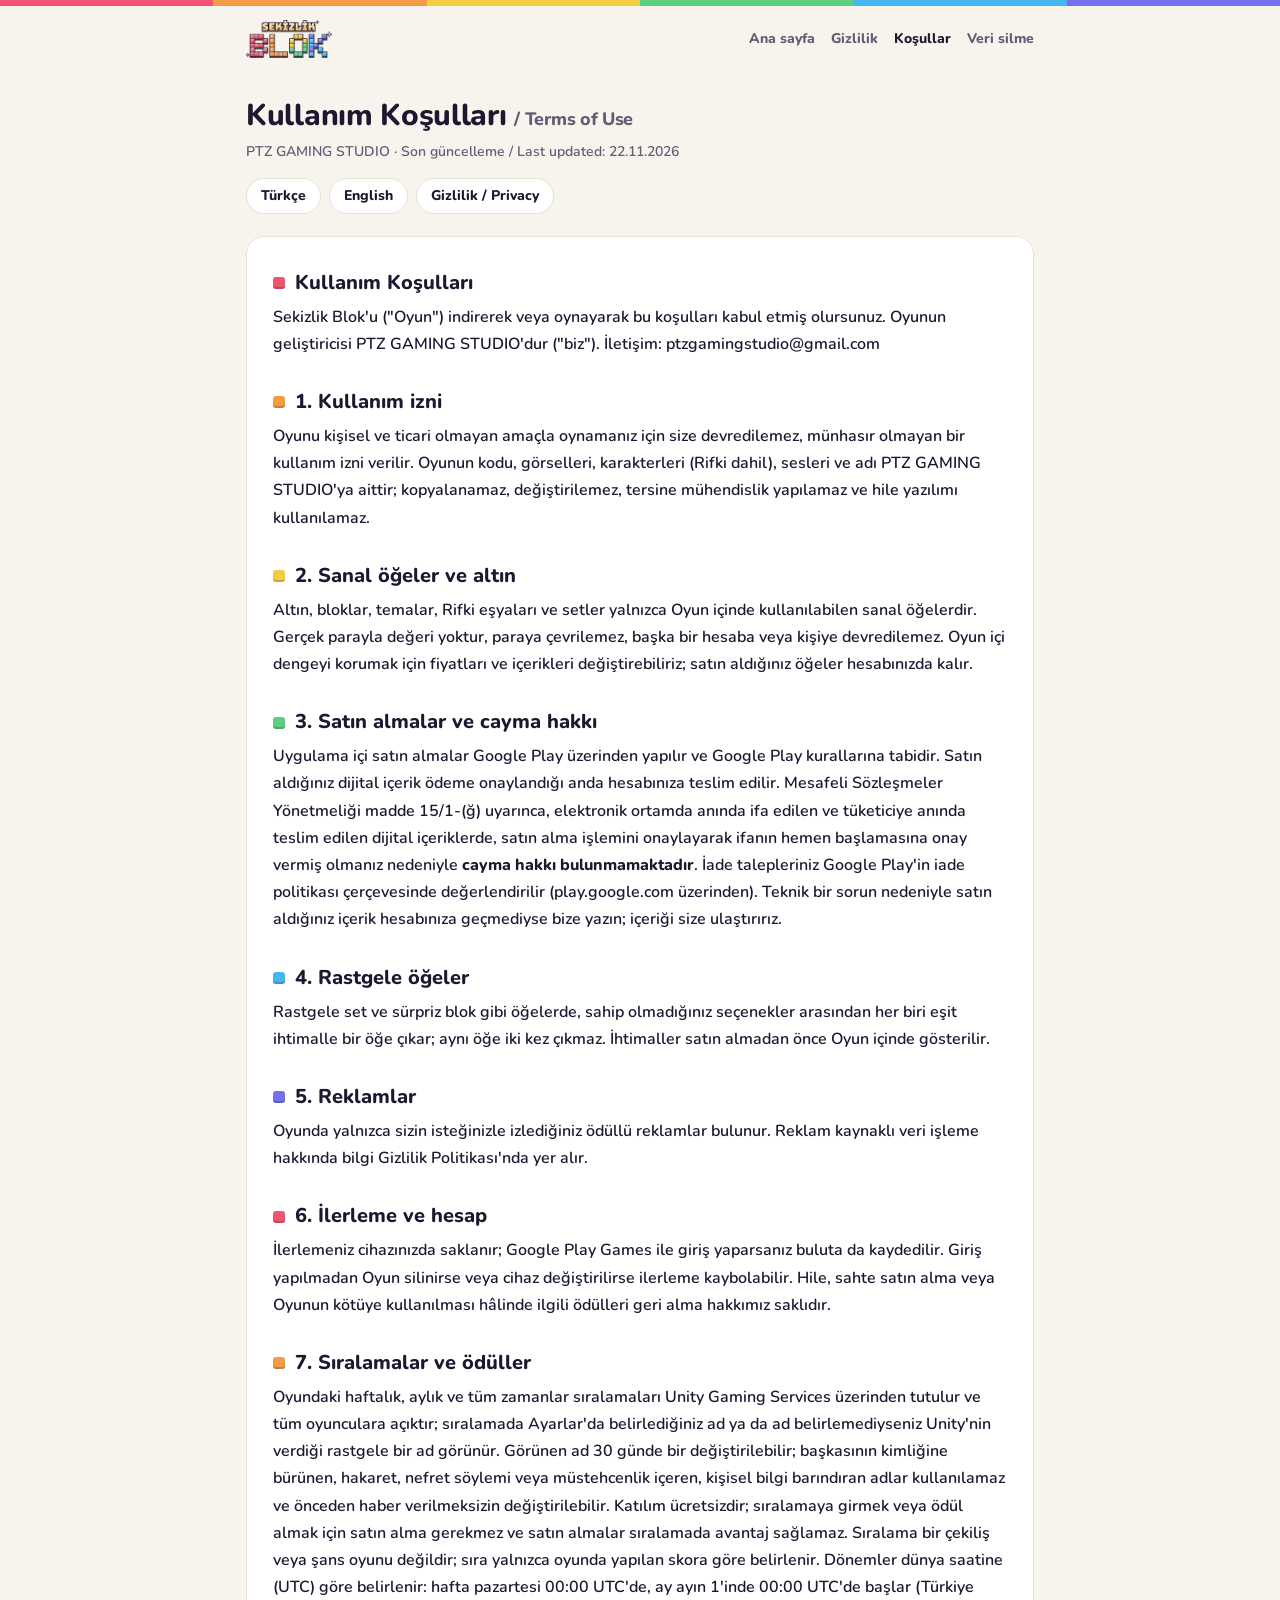
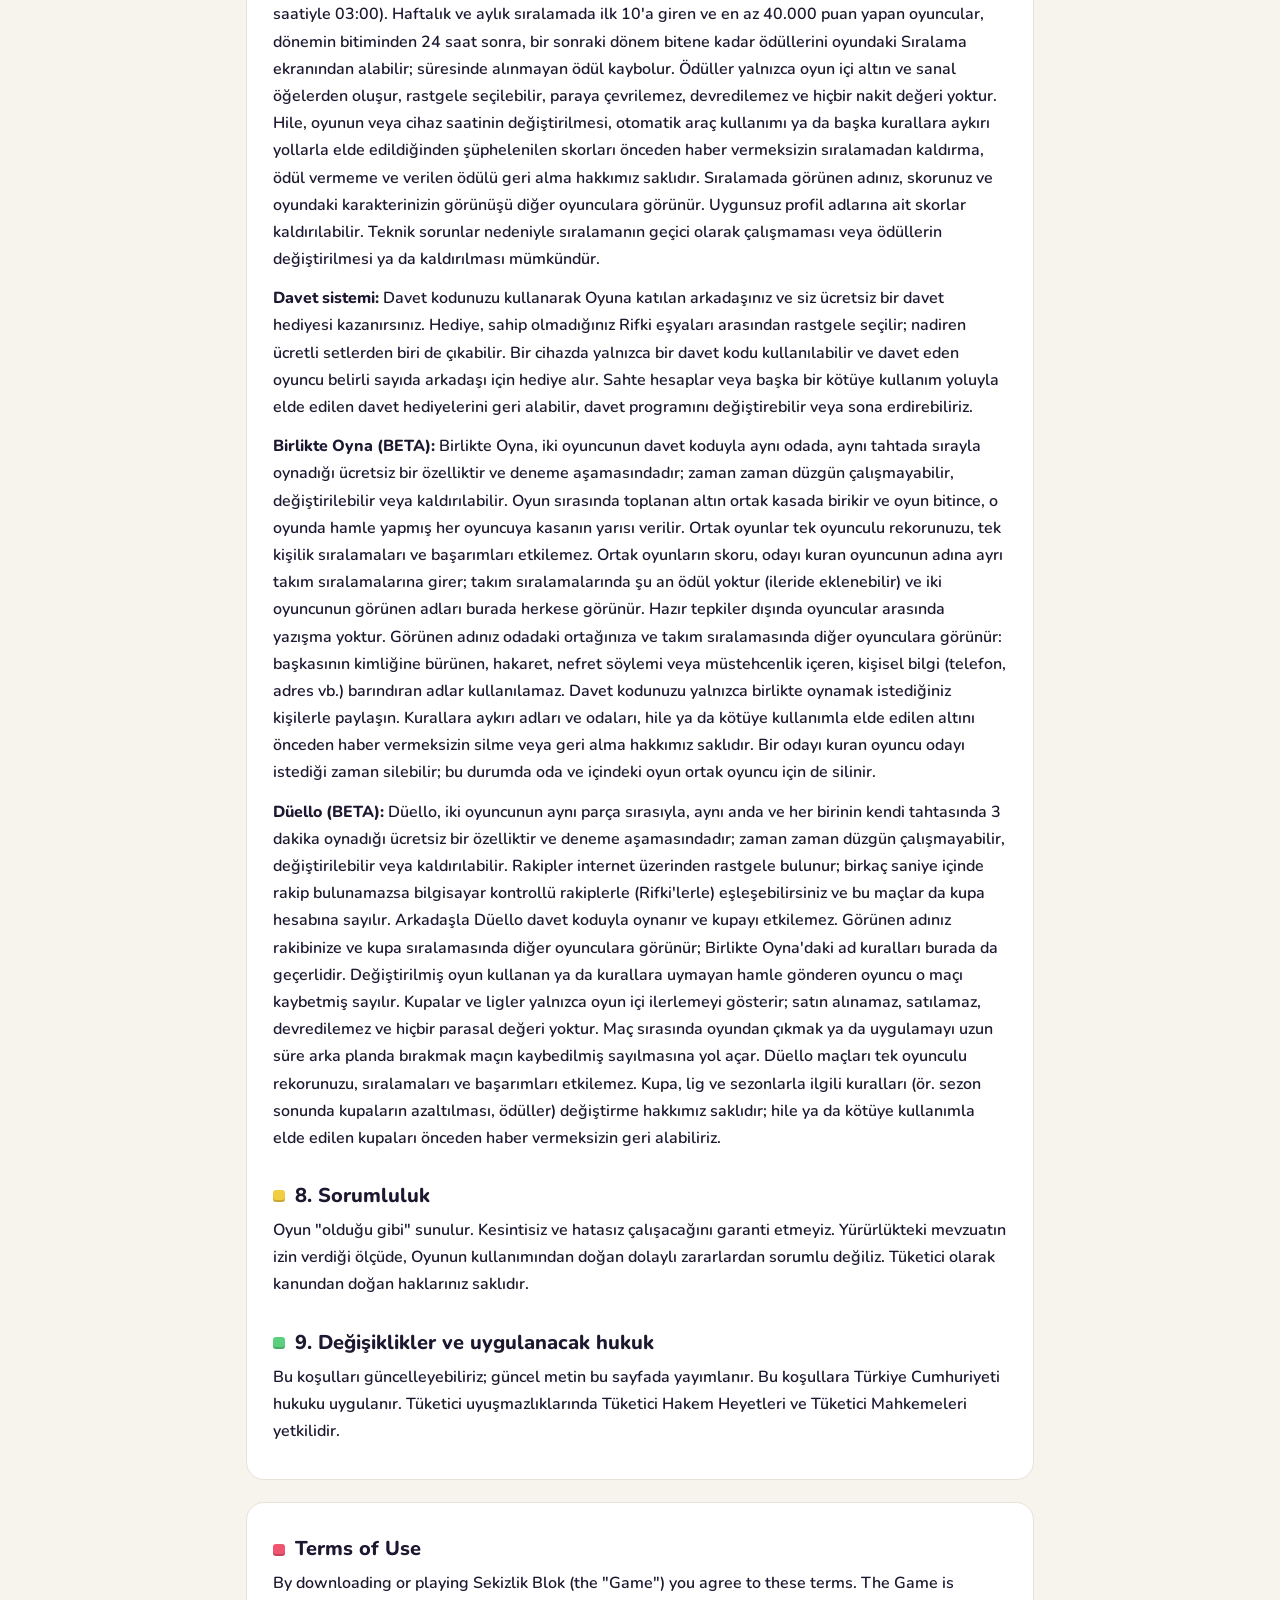
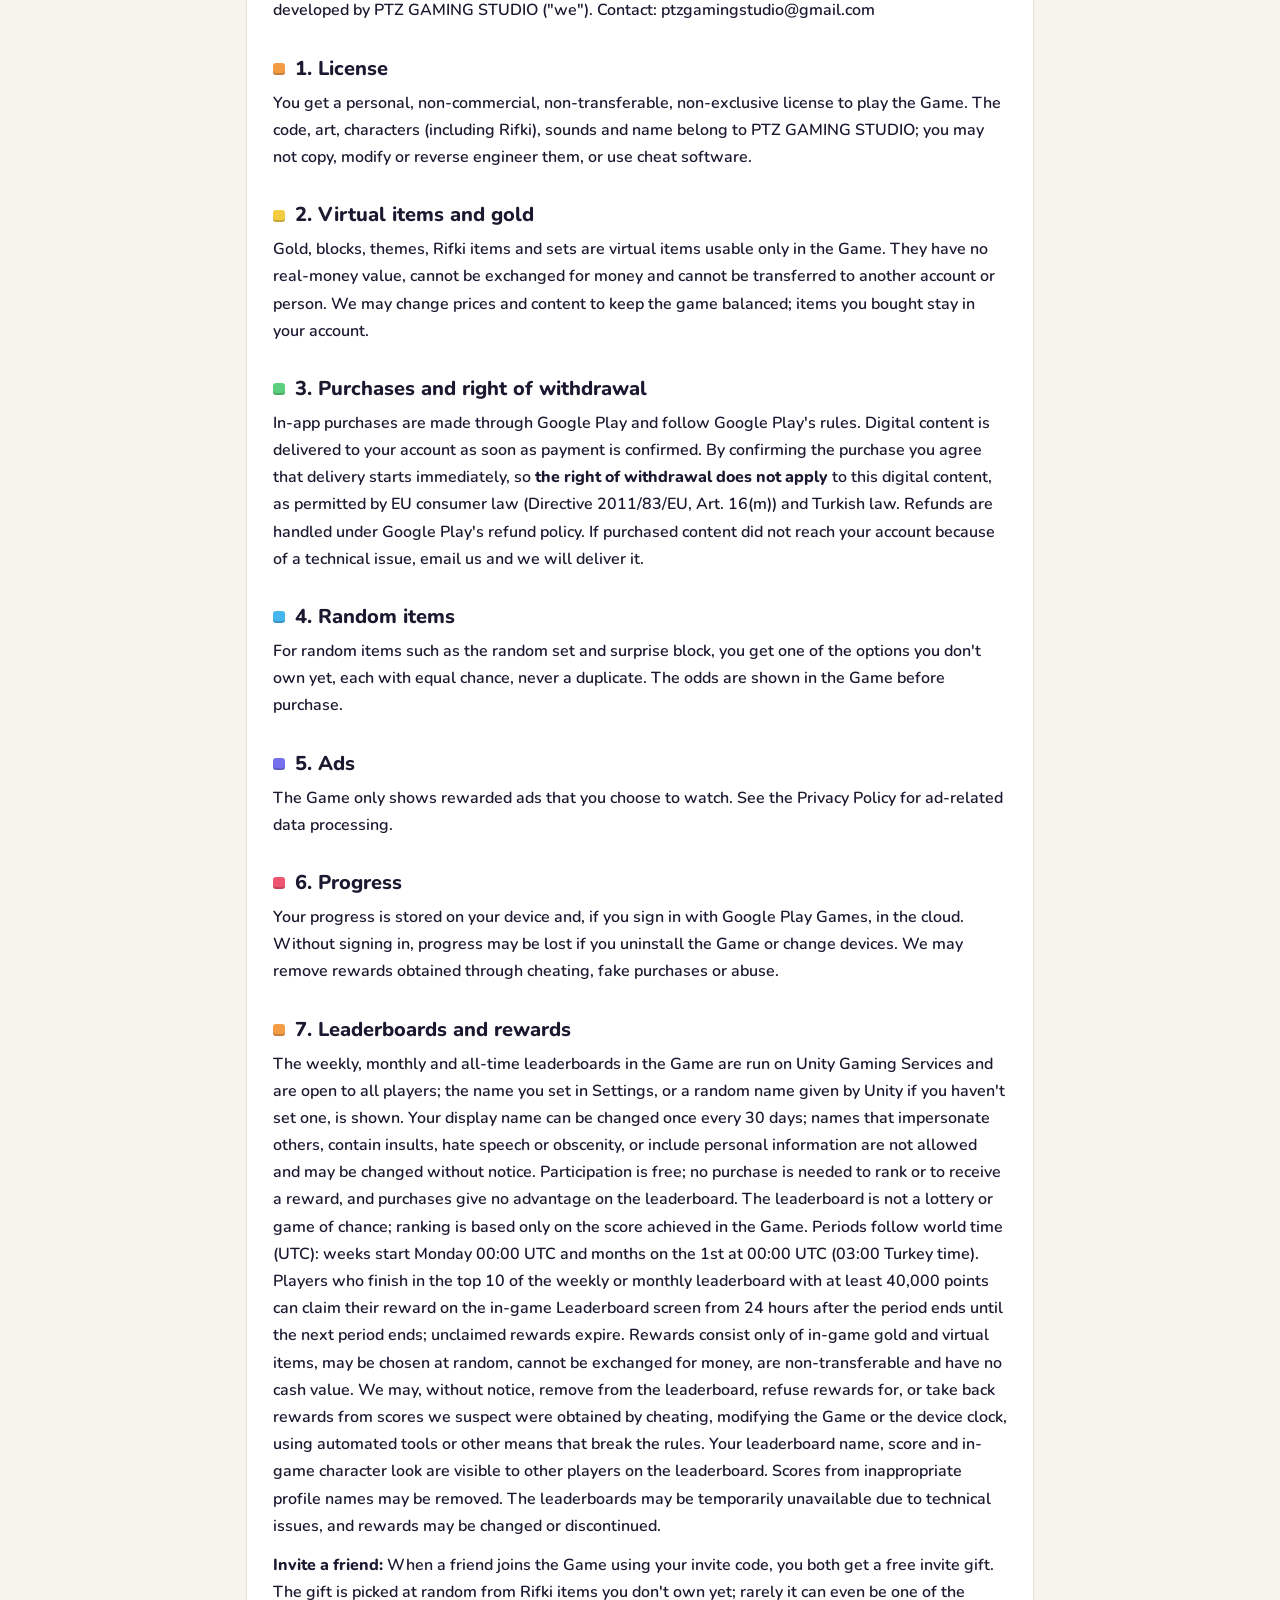
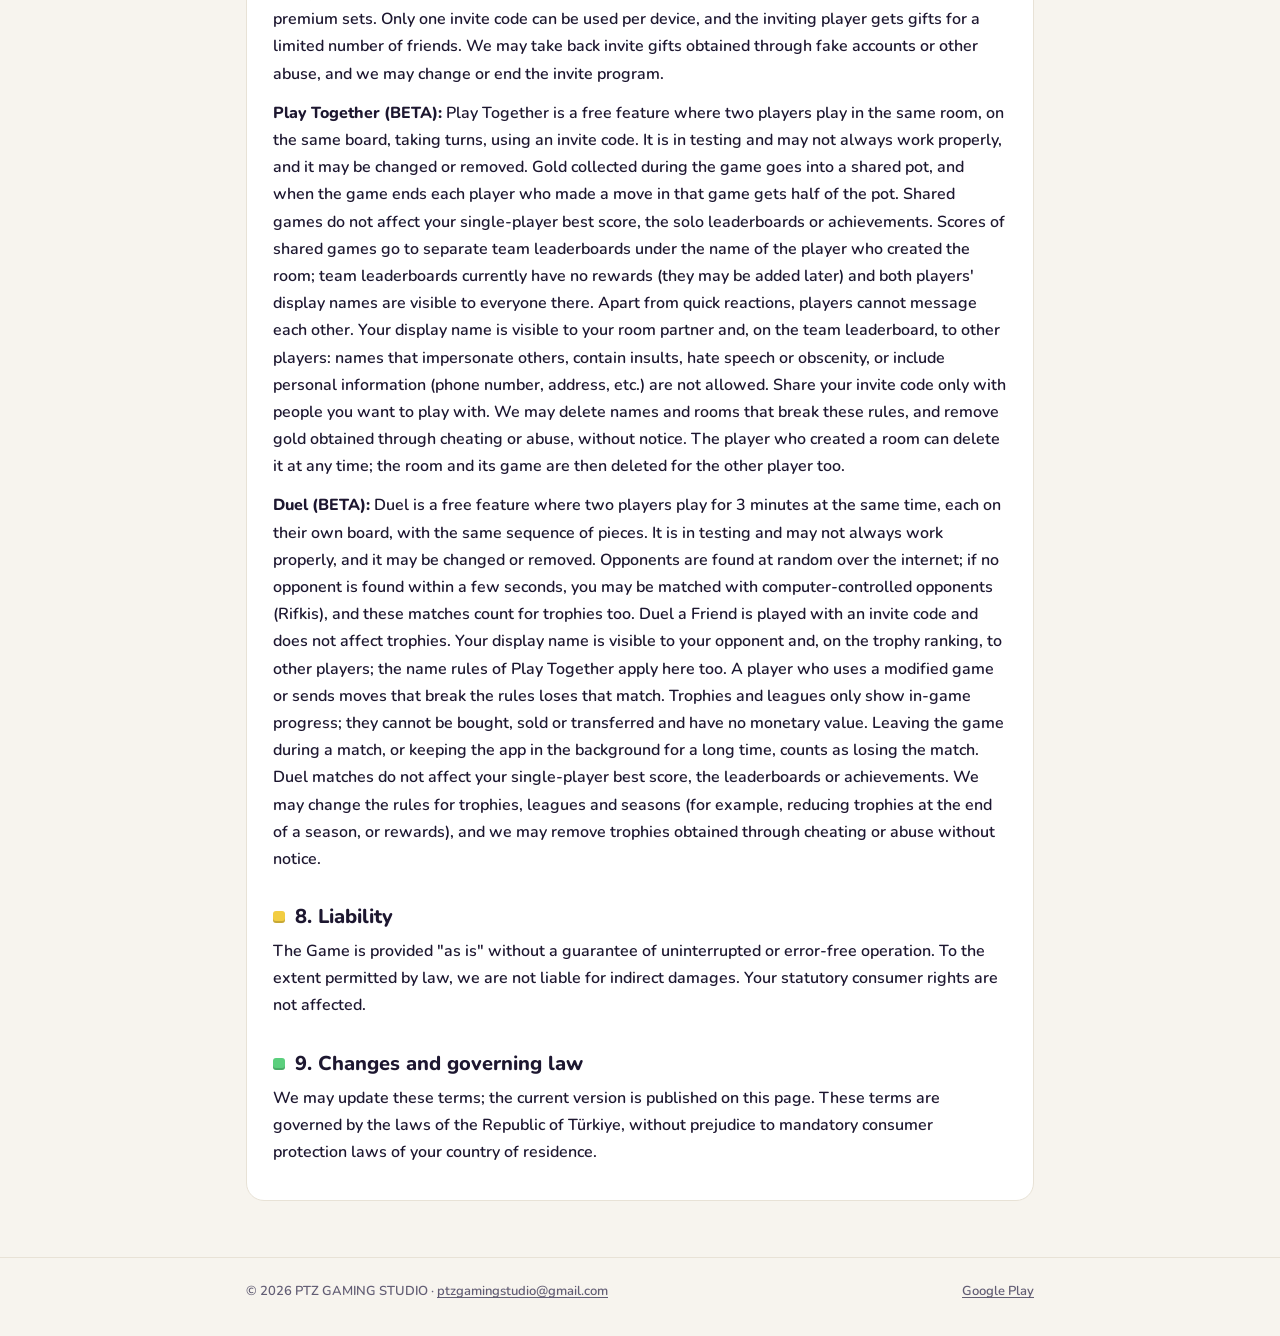
<file: kosullar.html>
<!doctype html>
<html lang="tr">
<head>
<meta charset="utf-8">
<meta name="viewport" content="width=device-width, initial-scale=1">
<title>Sekizlik Blok · Kullanım Koşulları / Terms of Use</title>
<link rel="icon" type="image/png" href="favicon.png">
<link rel="apple-touch-icon" href="icon-192.png">
<link rel="stylesheet" href="site.css">
<meta name="theme-color" content="#f7f4ee">
</head>
<body>
<div class="stripe"></div>
<header class="top"><a class="brand" href="index.html" aria-label="Sekizlik Blok ana sayfa"><img src="logo.png" alt="Sekizlik Blok" width="720" height="318"></a><nav aria-label="Site"><a href="index.html">Ana sayfa</a><a href="gizlilik.html">Gizlilik</a><a href="kosullar.html" aria-current="page">Koşullar</a><a href="veri-silme.html">Veri silme</a></nav></header>
<main>
<h1>Kullanım Koşulları <span class="muted" style="font-size:.6em">/ Terms of Use</span></h1>
<p class="muted">PTZ GAMING STUDIO · Son güncelleme / Last updated: 22.11.2026</p>
<nav class="lang" aria-label="Dil / Language"><a href="#tr">Türkçe</a><a href="#en">English</a><a href="gizlilik.html">Gizlilik / Privacy</a></nav>

<section id="tr">
<h2>Kullanım Koşulları</h2>
<p>Sekizlik Blok'u ("Oyun") indirerek veya oynayarak bu koşulları kabul etmiş olursunuz. Oyunun geliştiricisi PTZ GAMING STUDIO'dur ("biz"). İletişim: ptzgamingstudio@gmail.com</p>
<h2>1. Kullanım izni</h2>
<p>Oyunu kişisel ve ticari olmayan amaçla oynamanız için size devredilemez, münhasır olmayan bir kullanım izni verilir. Oyunun kodu, görselleri, karakterleri (Rifki dahil), sesleri ve adı PTZ GAMING STUDIO'ya aittir; kopyalanamaz, değiştirilemez, tersine mühendislik yapılamaz ve hile yazılımı kullanılamaz.</p>
<h2>2. Sanal öğeler ve altın</h2>
<p>Altın, bloklar, temalar, Rifki eşyaları ve setler yalnızca Oyun içinde kullanılabilen sanal öğelerdir. Gerçek parayla değeri yoktur, paraya çevrilemez, başka bir hesaba veya kişiye devredilemez. Oyun içi dengeyi korumak için fiyatları ve içerikleri değiştirebiliriz; satın aldığınız öğeler hesabınızda kalır.</p>
<h2>3. Satın almalar ve cayma hakkı</h2>
<p>Uygulama içi satın almalar Google Play üzerinden yapılır ve Google Play kurallarına tabidir. Satın aldığınız dijital içerik ödeme onaylandığı anda hesabınıza teslim edilir. Mesafeli Sözleşmeler Yönetmeliği madde 15/1-(ğ) uyarınca, elektronik ortamda anında ifa edilen ve tüketiciye anında teslim edilen dijital içeriklerde, satın alma işlemini onaylayarak ifanın hemen başlamasına onay vermiş olmanız nedeniyle <b>cayma hakkı bulunmamaktadır</b>. İade talepleriniz Google Play'in iade politikası çerçevesinde değerlendirilir (play.google.com üzerinden). Teknik bir sorun nedeniyle satın aldığınız içerik hesabınıza geçmediyse bize yazın; içeriği size ulaştırırız.</p>
<h2>4. Rastgele öğeler</h2>
<p>Rastgele set ve sürpriz blok gibi öğelerde, sahip olmadığınız seçenekler arasından her biri eşit ihtimalle bir öğe çıkar; aynı öğe iki kez çıkmaz. İhtimaller satın almadan önce Oyun içinde gösterilir.</p>
<h2>5. Reklamlar</h2>
<p>Oyunda yalnızca sizin isteğinizle izlediğiniz ödüllü reklamlar bulunur. Reklam kaynaklı veri işleme hakkında bilgi Gizlilik Politikası'nda yer alır.</p>
<h2>6. İlerleme ve hesap</h2>
<p>İlerlemeniz cihazınızda saklanır; Google Play Games ile giriş yaparsanız buluta da kaydedilir. Giriş yapılmadan Oyun silinirse veya cihaz değiştirilirse ilerleme kaybolabilir. Hile, sahte satın alma veya Oyunun kötüye kullanılması hâlinde ilgili ödülleri geri alma hakkımız saklıdır.</p>
<h2>7. Sıralamalar ve ödüller</h2>
<p>Oyundaki haftalık, aylık ve tüm zamanlar sıralamaları Unity Gaming Services üzerinden tutulur ve tüm oyunculara açıktır; sıralamada Ayarlar'da belirlediğiniz ad ya da ad belirlemediyseniz Unity'nin verdiği rastgele bir ad görünür. Görünen ad 30 günde bir değiştirilebilir; başkasının kimliğine bürünen, hakaret, nefret söylemi veya müstehcenlik içeren, kişisel bilgi barındıran adlar kullanılamaz ve önceden haber verilmeksizin değiştirilebilir. Katılım ücretsizdir; sıralamaya girmek veya ödül almak için satın alma gerekmez ve satın almalar sıralamada avantaj sağlamaz. Sıralama bir çekiliş veya şans oyunu değildir; sıra yalnızca oyunda yapılan skora göre belirlenir. Dönemler dünya saatine (UTC) göre belirlenir: hafta pazartesi 00:00 UTC'de, ay ayın 1'inde 00:00 UTC'de başlar (Türkiye saatiyle 03:00). Haftalık ve aylık sıralamada ilk 10'a giren ve en az 40.000 puan yapan oyuncular, dönemin bitiminden 24 saat sonra, bir sonraki dönem bitene kadar ödüllerini oyundaki Sıralama ekranından alabilir; süresinde alınmayan ödül kaybolur. Ödüller yalnızca oyun içi altın ve sanal öğelerden oluşur, rastgele seçilebilir, paraya çevrilemez, devredilemez ve hiçbir nakit değeri yoktur. Hile, oyunun veya cihaz saatinin değiştirilmesi, otomatik araç kullanımı ya da başka kurallara aykırı yollarla elde edildiğinden şüphelenilen skorları önceden haber vermeksizin sıralamadan kaldırma, ödül vermeme ve verilen ödülü geri alma hakkımız saklıdır. Sıralamada görünen adınız, skorunuz ve oyundaki karakterinizin görünüşü diğer oyunculara görünür. Uygunsuz profil adlarına ait skorlar kaldırılabilir. Teknik sorunlar nedeniyle sıralamanın geçici olarak çalışmaması veya ödüllerin değiştirilmesi ya da kaldırılması mümkündür.</p>
<p><b>Davet sistemi:</b> Davet kodunuzu kullanarak Oyuna katılan arkadaşınız ve siz ücretsiz bir davet hediyesi kazanırsınız. Hediye, sahip olmadığınız Rifki eşyaları arasından rastgele seçilir; nadiren ücretli setlerden biri de çıkabilir. Bir cihazda yalnızca bir davet kodu kullanılabilir ve davet eden oyuncu belirli sayıda arkadaşı için hediye alır. Sahte hesaplar veya başka bir kötüye kullanım yoluyla elde edilen davet hediyelerini geri alabilir, davet programını değiştirebilir veya sona erdirebiliriz.</p>
<p><b>Birlikte Oyna (BETA):</b> Birlikte Oyna, iki oyuncunun davet koduyla aynı odada, aynı tahtada sırayla oynadığı ücretsiz bir özelliktir ve deneme aşamasındadır; zaman zaman düzgün çalışmayabilir, değiştirilebilir veya kaldırılabilir. Oyun sırasında toplanan altın ortak kasada birikir ve oyun bitince, o oyunda hamle yapmış her oyuncuya kasanın yarısı verilir. Ortak oyunlar tek oyunculu rekorunuzu, tek kişilik sıralamaları ve başarımları etkilemez. Ortak oyunların skoru, odayı kuran oyuncunun adına ayrı takım sıralamalarına girer; takım sıralamalarında şu an ödül yoktur (ileride eklenebilir) ve iki oyuncunun görünen adları burada herkese görünür. Hazır tepkiler dışında oyuncular arasında yazışma yoktur. Görünen adınız odadaki ortağınıza ve takım sıralamasında diğer oyunculara görünür: başkasının kimliğine bürünen, hakaret, nefret söylemi veya müstehcenlik içeren, kişisel bilgi (telefon, adres vb.) barındıran adlar kullanılamaz. Davet kodunuzu yalnızca birlikte oynamak istediğiniz kişilerle paylaşın. Kurallara aykırı adları ve odaları, hile ya da kötüye kullanımla elde edilen altını önceden haber vermeksizin silme veya geri alma hakkımız saklıdır. Bir odayı kuran oyuncu odayı istediği zaman silebilir; bu durumda oda ve içindeki oyun ortak oyuncu için de silinir.</p>
<p><b>Düello (BETA):</b> Düello, iki oyuncunun aynı parça sırasıyla, aynı anda ve her birinin kendi tahtasında 3 dakika oynadığı ücretsiz bir özelliktir ve deneme aşamasındadır; zaman zaman düzgün çalışmayabilir, değiştirilebilir veya kaldırılabilir. Rakipler internet üzerinden rastgele bulunur; birkaç saniye içinde rakip bulunamazsa bilgisayar kontrollü rakiplerle (Rifki'lerle) eşleşebilirsiniz ve bu maçlar da kupa hesabına sayılır. Arkadaşla Düello davet koduyla oynanır ve kupayı etkilemez. Görünen adınız rakibinize ve kupa sıralamasında diğer oyunculara görünür; Birlikte Oyna'daki ad kuralları burada da geçerlidir. Değiştirilmiş oyun kullanan ya da kurallara uymayan hamle gönderen oyuncu o maçı kaybetmiş sayılır. Kupalar ve ligler yalnızca oyun içi ilerlemeyi gösterir; satın alınamaz, satılamaz, devredilemez ve hiçbir parasal değeri yoktur. Maç sırasında oyundan çıkmak ya da uygulamayı uzun süre arka planda bırakmak maçın kaybedilmiş sayılmasına yol açar. Düello maçları tek oyunculu rekorunuzu, sıralamaları ve başarımları etkilemez. Kupa, lig ve sezonlarla ilgili kuralları (ör. sezon sonunda kupaların azaltılması, ödüller) değiştirme hakkımız saklıdır; hile ya da kötüye kullanımla elde edilen kupaları önceden haber vermeksizin geri alabiliriz.</p>
<h2>8. Sorumluluk</h2>
<p>Oyun "olduğu gibi" sunulur. Kesintisiz ve hatasız çalışacağını garanti etmeyiz. Yürürlükteki mevzuatın izin verdiği ölçüde, Oyunun kullanımından doğan dolaylı zararlardan sorumlu değiliz. Tüketici olarak kanundan doğan haklarınız saklıdır.</p>
<h2>9. Değişiklikler ve uygulanacak hukuk</h2>
<p>Bu koşulları güncelleyebiliriz; güncel metin bu sayfada yayımlanır. Bu koşullara Türkiye Cumhuriyeti hukuku uygulanır. Tüketici uyuşmazlıklarında Tüketici Hakem Heyetleri ve Tüketici Mahkemeleri yetkilidir.</p>
</section>

<section id="en">
<h2>Terms of Use</h2>
<p>By downloading or playing Sekizlik Blok (the "Game") you agree to these terms. The Game is developed by PTZ GAMING STUDIO ("we"). Contact: ptzgamingstudio@gmail.com</p>
<h2>1. License</h2>
<p>You get a personal, non-commercial, non-transferable, non-exclusive license to play the Game. The code, art, characters (including Rifki), sounds and name belong to PTZ GAMING STUDIO; you may not copy, modify or reverse engineer them, or use cheat software.</p>
<h2>2. Virtual items and gold</h2>
<p>Gold, blocks, themes, Rifki items and sets are virtual items usable only in the Game. They have no real-money value, cannot be exchanged for money and cannot be transferred to another account or person. We may change prices and content to keep the game balanced; items you bought stay in your account.</p>
<h2>3. Purchases and right of withdrawal</h2>
<p>In-app purchases are made through Google Play and follow Google Play's rules. Digital content is delivered to your account as soon as payment is confirmed. By confirming the purchase you agree that delivery starts immediately, so <b>the right of withdrawal does not apply</b> to this digital content, as permitted by EU consumer law (Directive 2011/83/EU, Art. 16(m)) and Turkish law. Refunds are handled under Google Play's refund policy. If purchased content did not reach your account because of a technical issue, email us and we will deliver it.</p>
<h2>4. Random items</h2>
<p>For random items such as the random set and surprise block, you get one of the options you don't own yet, each with equal chance, never a duplicate. The odds are shown in the Game before purchase.</p>
<h2>5. Ads</h2>
<p>The Game only shows rewarded ads that you choose to watch. See the Privacy Policy for ad-related data processing.</p>
<h2>6. Progress</h2>
<p>Your progress is stored on your device and, if you sign in with Google Play Games, in the cloud. Without signing in, progress may be lost if you uninstall the Game or change devices. We may remove rewards obtained through cheating, fake purchases or abuse.</p>
<h2>7. Leaderboards and rewards</h2>
<p>The weekly, monthly and all-time leaderboards in the Game are run on Unity Gaming Services and are open to all players; the name you set in Settings, or a random name given by Unity if you haven't set one, is shown. Your display name can be changed once every 30 days; names that impersonate others, contain insults, hate speech or obscenity, or include personal information are not allowed and may be changed without notice. Participation is free; no purchase is needed to rank or to receive a reward, and purchases give no advantage on the leaderboard. The leaderboard is not a lottery or game of chance; ranking is based only on the score achieved in the Game. Periods follow world time (UTC): weeks start Monday 00:00 UTC and months on the 1st at 00:00 UTC (03:00 Turkey time). Players who finish in the top 10 of the weekly or monthly leaderboard with at least 40,000 points can claim their reward on the in-game Leaderboard screen from 24 hours after the period ends until the next period ends; unclaimed rewards expire. Rewards consist only of in-game gold and virtual items, may be chosen at random, cannot be exchanged for money, are non-transferable and have no cash value. We may, without notice, remove from the leaderboard, refuse rewards for, or take back rewards from scores we suspect were obtained by cheating, modifying the Game or the device clock, using automated tools or other means that break the rules. Your leaderboard name, score and in-game character look are visible to other players on the leaderboard. Scores from inappropriate profile names may be removed. The leaderboards may be temporarily unavailable due to technical issues, and rewards may be changed or discontinued.</p>
<p><b>Invite a friend:</b> When a friend joins the Game using your invite code, you both get a free invite gift. The gift is picked at random from Rifki items you don't own yet; rarely it can even be one of the premium sets. Only one invite code can be used per device, and the inviting player gets gifts for a limited number of friends. We may take back invite gifts obtained through fake accounts or other abuse, and we may change or end the invite program.</p>
<p><b>Play Together (BETA):</b> Play Together is a free feature where two players play in the same room, on the same board, taking turns, using an invite code. It is in testing and may not always work properly, and it may be changed or removed. Gold collected during the game goes into a shared pot, and when the game ends each player who made a move in that game gets half of the pot. Shared games do not affect your single-player best score, the solo leaderboards or achievements. Scores of shared games go to separate team leaderboards under the name of the player who created the room; team leaderboards currently have no rewards (they may be added later) and both players' display names are visible to everyone there. Apart from quick reactions, players cannot message each other. Your display name is visible to your room partner and, on the team leaderboard, to other players: names that impersonate others, contain insults, hate speech or obscenity, or include personal information (phone number, address, etc.) are not allowed. Share your invite code only with people you want to play with. We may delete names and rooms that break these rules, and remove gold obtained through cheating or abuse, without notice. The player who created a room can delete it at any time; the room and its game are then deleted for the other player too.</p>
<p><b>Duel (BETA):</b> Duel is a free feature where two players play for 3 minutes at the same time, each on their own board, with the same sequence of pieces. It is in testing and may not always work properly, and it may be changed or removed. Opponents are found at random over the internet; if no opponent is found within a few seconds, you may be matched with computer-controlled opponents (Rifkis), and these matches count for trophies too. Duel a Friend is played with an invite code and does not affect trophies. Your display name is visible to your opponent and, on the trophy ranking, to other players; the name rules of Play Together apply here too. A player who uses a modified game or sends moves that break the rules loses that match. Trophies and leagues only show in-game progress; they cannot be bought, sold or transferred and have no monetary value. Leaving the game during a match, or keeping the app in the background for a long time, counts as losing the match. Duel matches do not affect your single-player best score, the leaderboards or achievements. We may change the rules for trophies, leagues and seasons (for example, reducing trophies at the end of a season, or rewards), and we may remove trophies obtained through cheating or abuse without notice.</p>
<h2>8. Liability</h2>
<p>The Game is provided "as is" without a guarantee of uninterrupted or error-free operation. To the extent permitted by law, we are not liable for indirect damages. Your statutory consumer rights are not affected.</p>
<h2>9. Changes and governing law</h2>
<p>We may update these terms; the current version is published on this page. These terms are governed by the laws of the Republic of Türkiye, without prejudice to mandatory consumer protection laws of your country of residence.</p>
</section>
</main>
<footer><div class="in"><span>© 2026 PTZ GAMING STUDIO · <a href="mailto:ptzgamingstudio@gmail.com">ptzgamingstudio@gmail.com</a></span><span><a href="https://play.google.com/store/apps/details?id=com.ptzgamingstudio.sekizlikblok">Google Play</a></span></div></footer>
</body>
</html>
</file>
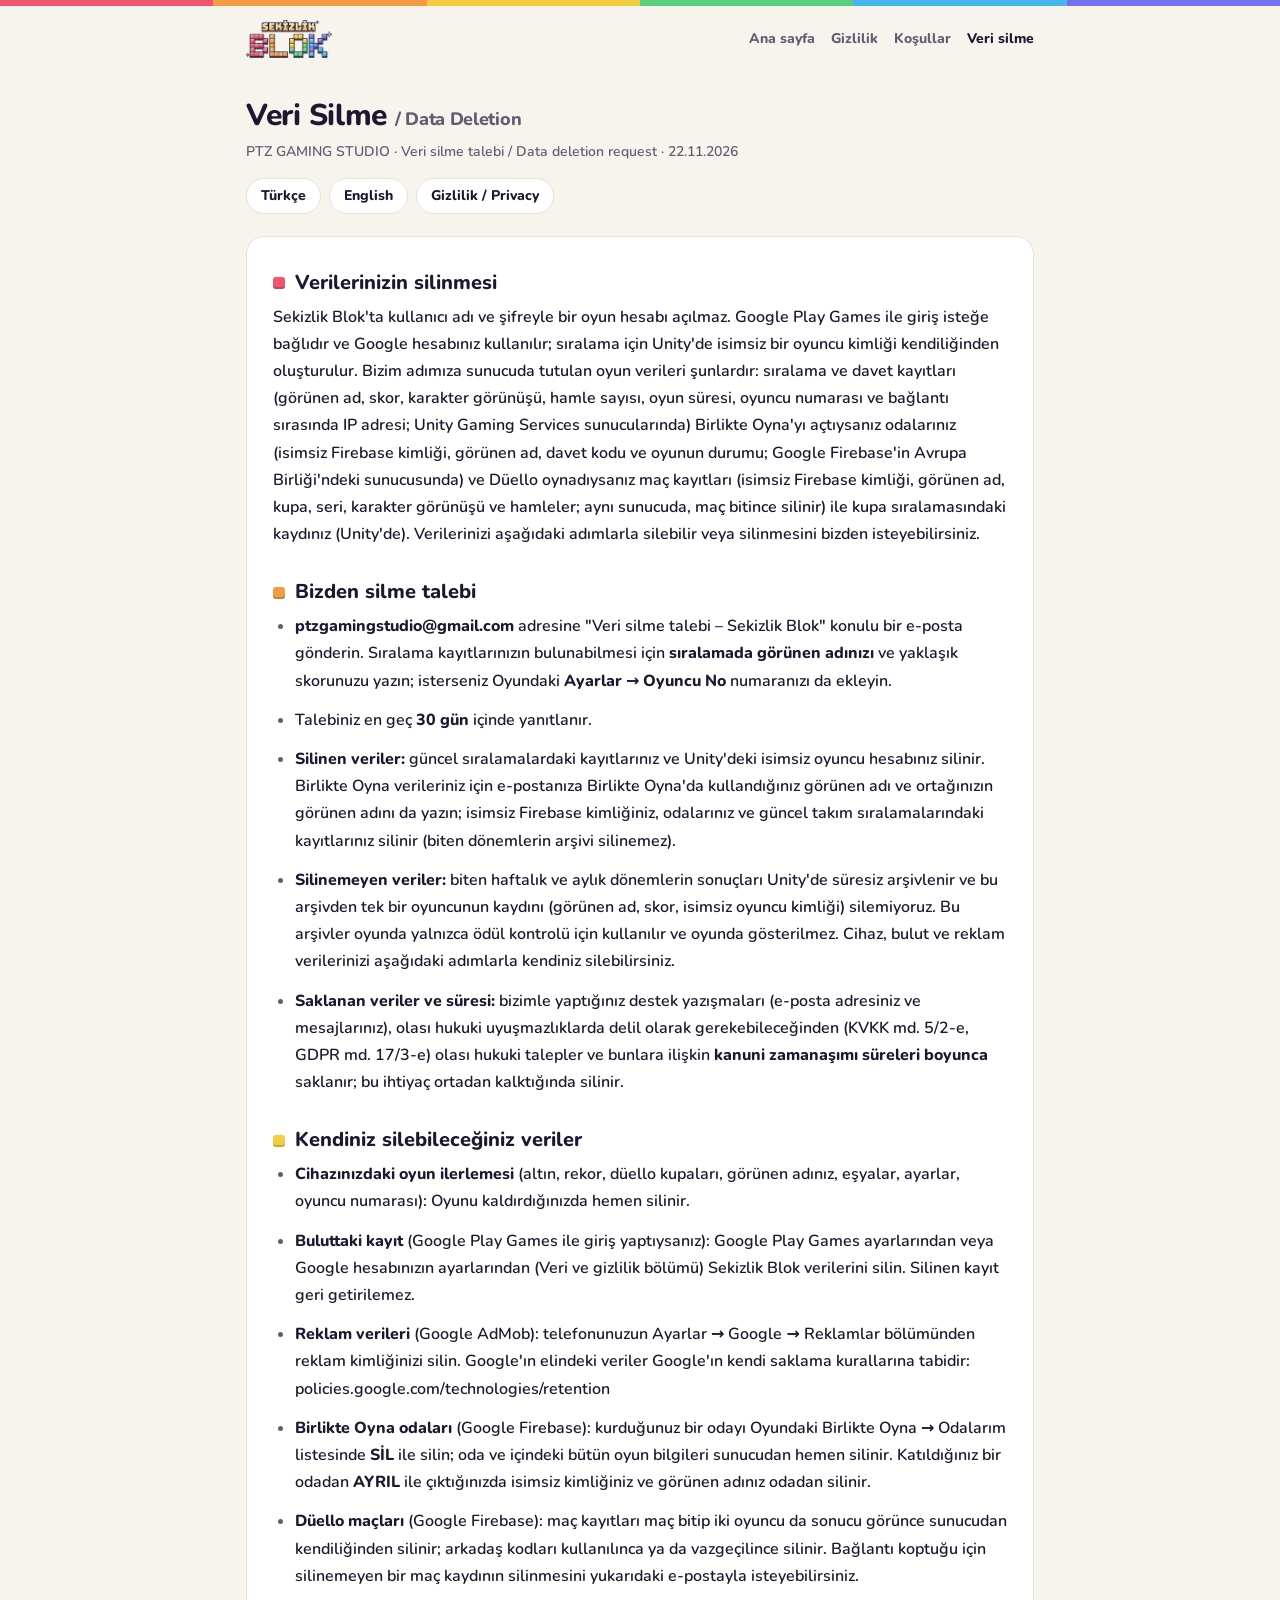
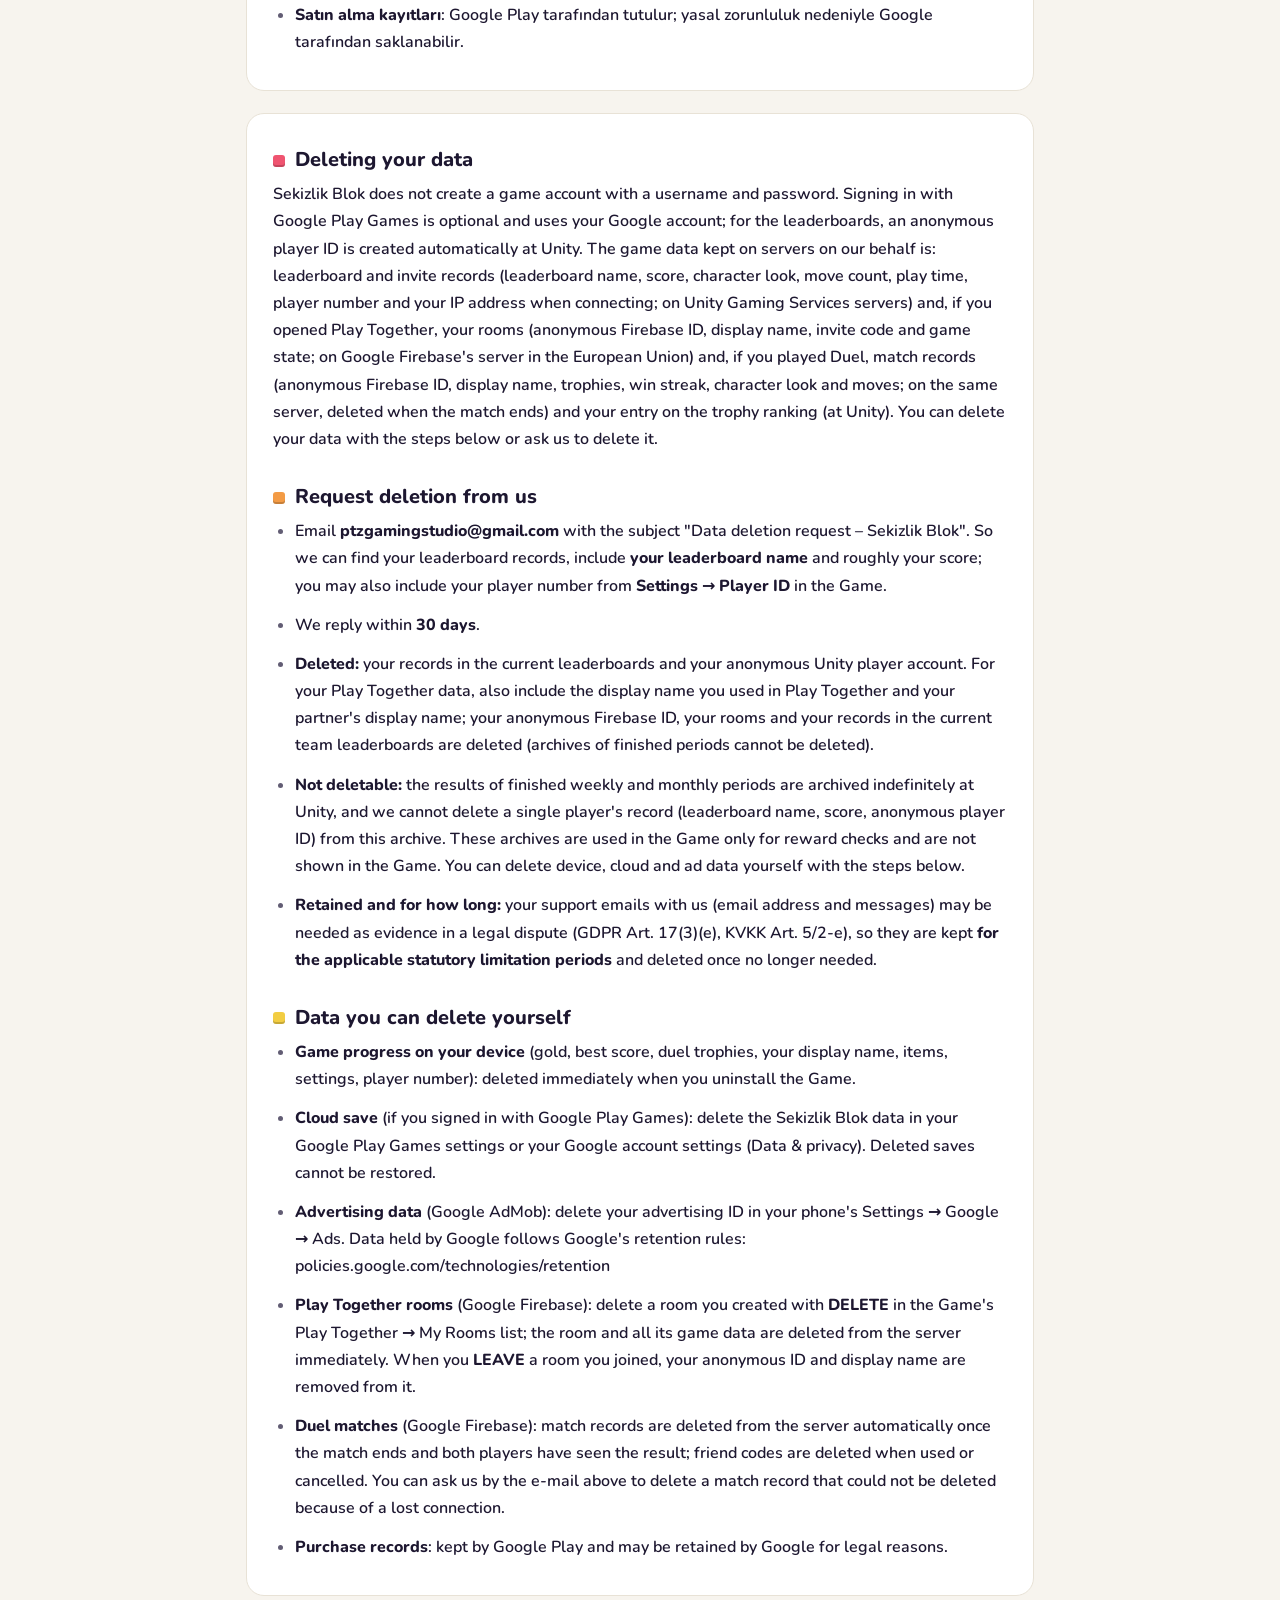
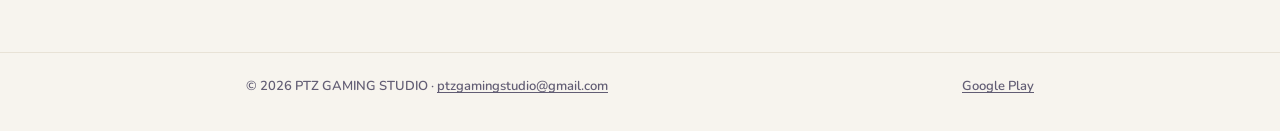
<file: veri-silme.html>
<!doctype html>
<html lang="tr">
<head>
<meta charset="utf-8">
<meta name="viewport" content="width=device-width, initial-scale=1">
<title>Sekizlik Blok · Veri Silme / Data Deletion</title>
<link rel="icon" type="image/png" href="favicon.png">
<link rel="apple-touch-icon" href="icon-192.png">
<link rel="stylesheet" href="site.css">
<meta name="theme-color" content="#f7f4ee">
</head>
<body>
<div class="stripe"></div>
<header class="top"><a class="brand" href="index.html" aria-label="Sekizlik Blok ana sayfa"><img src="logo.png" alt="Sekizlik Blok" width="720" height="318"></a><nav aria-label="Site"><a href="index.html">Ana sayfa</a><a href="gizlilik.html">Gizlilik</a><a href="kosullar.html">Koşullar</a><a href="veri-silme.html" aria-current="page">Veri silme</a></nav></header>
<main>
<h1>Veri Silme <span class="muted" style="font-size:.6em">/ Data Deletion</span></h1>
<p class="muted">PTZ GAMING STUDIO · Veri silme talebi / Data deletion request · 22.11.2026</p>
<nav class="lang" aria-label="Dil / Language"><a href="#tr">Türkçe</a><a href="#en">English</a><a href="gizlilik.html">Gizlilik / Privacy</a></nav>
<section id="tr">
<h2>Verilerinizin silinmesi</h2>
<p>Sekizlik Blok'ta kullanıcı adı ve şifreyle bir oyun hesabı açılmaz. Google Play Games ile giriş isteğe bağlıdır ve Google hesabınız kullanılır; sıralama için Unity'de isimsiz bir oyuncu kimliği kendiliğinden oluşturulur. Bizim adımıza sunucuda tutulan oyun verileri şunlardır: sıralama ve davet kayıtları (görünen ad, skor, karakter görünüşü, hamle sayısı, oyun süresi, oyuncu numarası ve bağlantı sırasında IP adresi; Unity Gaming Services sunucularında) Birlikte Oyna'yı açtıysanız odalarınız (isimsiz Firebase kimliği, görünen ad, davet kodu ve oyunun durumu; Google Firebase'in Avrupa Birliği'ndeki sunucusunda) ve Düello oynadıysanız maç kayıtları (isimsiz Firebase kimliği, görünen ad, kupa, seri, karakter görünüşü ve hamleler; aynı sunucuda, maç bitince silinir) ile kupa sıralamasındaki kaydınız (Unity'de). Verilerinizi aşağıdaki adımlarla silebilir veya silinmesini bizden isteyebilirsiniz.</p>
<h2>Bizden silme talebi</h2>
<ul>
<li><b>ptzgamingstudio@gmail.com</b> adresine "Veri silme talebi – Sekizlik Blok" konulu bir e-posta gönderin. Sıralama kayıtlarınızın bulunabilmesi için <b>sıralamada görünen adınızı</b> ve yaklaşık skorunuzu yazın; isterseniz Oyundaki <b>Ayarlar → Oyuncu No</b> numaranızı da ekleyin.</li>
<li>Talebiniz en geç <b>30 gün</b> içinde yanıtlanır.</li>
<li><b>Silinen veriler:</b> güncel sıralamalardaki kayıtlarınız ve Unity'deki isimsiz oyuncu hesabınız silinir. Birlikte Oyna verileriniz için e-postanıza Birlikte Oyna'da kullandığınız görünen adı ve ortağınızın görünen adını da yazın; isimsiz Firebase kimliğiniz, odalarınız ve güncel takım sıralamalarındaki kayıtlarınız silinir (biten dönemlerin arşivi silinemez).</li>
<li><b>Silinemeyen veriler:</b> biten haftalık ve aylık dönemlerin sonuçları Unity'de süresiz arşivlenir ve bu arşivden tek bir oyuncunun kaydını (görünen ad, skor, isimsiz oyuncu kimliği) silemiyoruz. Bu arşivler oyunda yalnızca ödül kontrolü için kullanılır ve oyunda gösterilmez. Cihaz, bulut ve reklam verilerinizi aşağıdaki adımlarla kendiniz silebilirsiniz.</li>
<li><b>Saklanan veriler ve süresi:</b> bizimle yaptığınız destek yazışmaları (e-posta adresiniz ve mesajlarınız), olası hukuki uyuşmazlıklarda delil olarak gerekebileceğinden (KVKK md. 5/2-e, GDPR md. 17/3-e) olası hukuki talepler ve bunlara ilişkin <b>kanuni zamanaşımı süreleri boyunca</b> saklanır; bu ihtiyaç ortadan kalktığında silinir.</li>
</ul>
<h2>Kendiniz silebileceğiniz veriler</h2>
<ul>
<li><b>Cihazınızdaki oyun ilerlemesi</b> (altın, rekor, düello kupaları, görünen adınız, eşyalar, ayarlar, oyuncu numarası): Oyunu kaldırdığınızda hemen silinir.</li>
<li><b>Buluttaki kayıt</b> (Google Play Games ile giriş yaptıysanız): Google Play Games ayarlarından veya Google hesabınızın ayarlarından (Veri ve gizlilik bölümü) Sekizlik Blok verilerini silin. Silinen kayıt geri getirilemez.</li>
<li><b>Reklam verileri</b> (Google AdMob): telefonunuzun Ayarlar → Google → Reklamlar bölümünden reklam kimliğinizi silin. Google'ın elindeki veriler Google'ın kendi saklama kurallarına tabidir: policies.google.com/technologies/retention</li>
<li><b>Birlikte Oyna odaları</b> (Google Firebase): kurduğunuz bir odayı Oyundaki Birlikte Oyna → Odalarım listesinde <b>SİL</b> ile silin; oda ve içindeki bütün oyun bilgileri sunucudan hemen silinir. Katıldığınız bir odadan <b>AYRIL</b> ile çıktığınızda isimsiz kimliğiniz ve görünen adınız odadan silinir.</li>
<li><b>Düello maçları</b> (Google Firebase): maç kayıtları maç bitip iki oyuncu da sonucu görünce sunucudan kendiliğinden silinir; arkadaş kodları kullanılınca ya da vazgeçilince silinir. Bağlantı koptuğu için silinemeyen bir maç kaydının silinmesini yukarıdaki e-postayla isteyebilirsiniz.</li>
<li><b>Satın alma kayıtları</b>: Google Play tarafından tutulur; yasal zorunluluk nedeniyle Google tarafından saklanabilir.</li>
</ul>
</section>
<section id="en">
<h2>Deleting your data</h2>
<p>Sekizlik Blok does not create a game account with a username and password. Signing in with Google Play Games is optional and uses your Google account; for the leaderboards, an anonymous player ID is created automatically at Unity. The game data kept on servers on our behalf is: leaderboard and invite records (leaderboard name, score, character look, move count, play time, player number and your IP address when connecting; on Unity Gaming Services servers) and, if you opened Play Together, your rooms (anonymous Firebase ID, display name, invite code and game state; on Google Firebase's server in the European Union) and, if you played Duel, match records (anonymous Firebase ID, display name, trophies, win streak, character look and moves; on the same server, deleted when the match ends) and your entry on the trophy ranking (at Unity). You can delete your data with the steps below or ask us to delete it.</p>
<h2>Request deletion from us</h2>
<ul>
<li>Email <b>ptzgamingstudio@gmail.com</b> with the subject "Data deletion request – Sekizlik Blok". So we can find your leaderboard records, include <b>your leaderboard name</b> and roughly your score; you may also include your player number from <b>Settings → Player ID</b> in the Game.</li>
<li>We reply within <b>30 days</b>.</li>
<li><b>Deleted:</b> your records in the current leaderboards and your anonymous Unity player account. For your Play Together data, also include the display name you used in Play Together and your partner's display name; your anonymous Firebase ID, your rooms and your records in the current team leaderboards are deleted (archives of finished periods cannot be deleted).</li>
<li><b>Not deletable:</b> the results of finished weekly and monthly periods are archived indefinitely at Unity, and we cannot delete a single player's record (leaderboard name, score, anonymous player ID) from this archive. These archives are used in the Game only for reward checks and are not shown in the Game. You can delete device, cloud and ad data yourself with the steps below.</li>
<li><b>Retained and for how long:</b> your support emails with us (email address and messages) may be needed as evidence in a legal dispute (GDPR Art. 17(3)(e), KVKK Art. 5/2-e), so they are kept <b>for the applicable statutory limitation periods</b> and deleted once no longer needed.</li>
</ul>
<h2>Data you can delete yourself</h2>
<ul>
<li><b>Game progress on your device</b> (gold, best score, duel trophies, your display name, items, settings, player number): deleted immediately when you uninstall the Game.</li>
<li><b>Cloud save</b> (if you signed in with Google Play Games): delete the Sekizlik Blok data in your Google Play Games settings or your Google account settings (Data &amp; privacy). Deleted saves cannot be restored.</li>
<li><b>Advertising data</b> (Google AdMob): delete your advertising ID in your phone's Settings → Google → Ads. Data held by Google follows Google's retention rules: policies.google.com/technologies/retention</li>
<li><b>Play Together rooms</b> (Google Firebase): delete a room you created with <b>DELETE</b> in the Game's Play Together → My Rooms list; the room and all its game data are deleted from the server immediately. When you <b>LEAVE</b> a room you joined, your anonymous ID and display name are removed from it.</li>
<li><b>Duel matches</b> (Google Firebase): match records are deleted from the server automatically once the match ends and both players have seen the result; friend codes are deleted when used or cancelled. You can ask us by the e-mail above to delete a match record that could not be deleted because of a lost connection.</li>
<li><b>Purchase records</b>: kept by Google Play and may be retained by Google for legal reasons.</li>
</ul>
</section>
</main>
<footer><div class="in"><span>© 2026 PTZ GAMING STUDIO · <a href="mailto:ptzgamingstudio@gmail.com">ptzgamingstudio@gmail.com</a></span><span><a href="https://play.google.com/store/apps/details?id=com.ptzgamingstudio.sekizlikblok">Google Play</a></span></div></footer>
</body>
</html>
</file>
<file: site.css>
/* © 2026 PTZ GAMING STUDIO · Sekizlik Blok internet sitesi */
@font-face { font-family:"Nunito"; font-weight:600; src:url("Nunito-SemiBold.woff") format("woff"); font-display:swap; }
@font-face { font-family:"Nunito"; font-weight:800; src:url("Nunito-ExtraBold.woff") format("woff"); font-display:swap; }

:root {
  --bg:#f7f4ee; --card:#ffffff; --ink:#1d1730; --muted:#625d74; --line:#e8e2d6; --soft:#f2eee6;
  --link:#4c46c4; --accent:#ffd25e; --accent-ink:#2a1600;
  --b1:#ef5470; --b2:#f39b45; --b3:#f2cd42; --b4:#5bcf7d; --b5:#45b6ee; --b6:#7670ee;
  color-scheme:light;
}
@media (prefers-color-scheme: dark) {
  :root:not([data-theme="light"]) {
    --bg:#15121b; --card:#1f1b28; --ink:#f3f0f8; --muted:#aaa4b9; --line:#322c40; --soft:#272233;
    --link:#aaa6ff; color-scheme:dark;
  }
}
:root[data-theme="dark"] {
  --bg:#15121b; --card:#1f1b28; --ink:#f3f0f8; --muted:#aaa4b9; --line:#322c40; --soft:#272233;
  --link:#aaa6ff; color-scheme:dark;
}

* { box-sizing:border-box; }
html { -webkit-text-size-adjust:100%; }
body { margin:0; background:var(--bg); color:var(--ink); font:600 16px/1.7 "Nunito",system-ui,-apple-system,"Segoe UI",Roboto,sans-serif; }
a { color:var(--link); text-underline-offset:2px; }
b, strong { font-weight:800; }

/* üstteki blok şeridi: logodaki altı renk */
.stripe { height:6px; background:linear-gradient(90deg,var(--b1) 0 16.66%,var(--b2) 0 33.33%,var(--b3) 0 50%,var(--b4) 0 66.66%,var(--b5) 0 83.33%,var(--b6) 0); }

.top { max-width:820px; margin:0 auto; padding:14px 16px; display:flex; align-items:center; justify-content:space-between; gap:12px; flex-wrap:wrap; }
.top .brand { display:flex; align-items:center; text-decoration:none; }
.top .brand img { height:38px; width:auto; display:block; }
.top nav { display:flex; flex-wrap:wrap; gap:4px 16px; font-weight:800; font-size:14px; }
.top nav a { color:var(--muted); text-decoration:none; }
.top nav a:hover, .top nav a[aria-current] { color:var(--ink); }

main { max-width:820px; margin:0 auto; padding:8px 16px 56px; }
main > h1 { font-weight:800; font-size:30px; line-height:1.2; margin:18px 0 6px; letter-spacing:-.01em; }
.muted { color:var(--muted); font-size:14px; }

/* dil seçimi */
.lang { display:flex; flex-wrap:wrap; gap:8px; margin:14px 0 4px; }
.lang a { display:inline-block; padding:5px 14px; border-radius:999px; border:1.5px solid var(--line); background:var(--card); color:var(--ink); text-decoration:none; font-weight:800; font-size:14px; }
.lang a:hover { border-color:var(--ink); }

section { background:var(--card); border:1px solid var(--line); border-radius:18px; padding:10px 26px 22px; margin-top:22px; }
section > h2:first-child { margin-top:22px; }
h2 { font-weight:800; font-size:20px; line-height:1.35; margin:30px 0 8px; display:flex; align-items:flex-start; gap:10px; }
h2::before { content:""; flex:none; width:12px; height:12px; margin-top:.42em; border-radius:3px; background:var(--b6); box-shadow:inset 0 -2px 0 rgba(0,0,0,.18); }
h2:nth-of-type(6n+1)::before { background:var(--b1); }
h2:nth-of-type(6n+2)::before { background:var(--b2); }
h2:nth-of-type(6n+3)::before { background:var(--b3); }
h2:nth-of-type(6n+4)::before { background:var(--b4); }
h2:nth-of-type(6n+5)::before { background:var(--b5); }
p, li { margin:0 0 12px; overflow-wrap:anywhere; }
ul { padding-left:22px; margin:0 0 12px; }
li::marker { color:var(--muted); }

footer { border-top:1px solid var(--line); }
footer .in { max-width:820px; margin:0 auto; padding:22px 16px 34px; color:var(--muted); font-size:13px; display:flex; flex-wrap:wrap; gap:6px 18px; justify-content:space-between; }
footer a { color:var(--muted); }

/* düğme: oyundaki sarı düğme */
.btn { display:inline-flex; align-items:center; gap:10px; padding:12px 22px; border-radius:14px; background:var(--accent); color:var(--accent-ink); border:2px solid #1d1730; box-shadow:0 4px 0 #1d1730; font-weight:800; font-size:17px; text-decoration:none; }
.btn:hover { transform:translateY(1px); box-shadow:0 3px 0 #1d1730; }
.btn:active { transform:translateY(4px); box-shadow:none; }

/* ana sayfa */
.hero { text-align:center; padding:26px 0 8px; }
.hero .logo { width:min(460px,88%); height:auto; display:block; margin:0 auto; }
.hero .tag { font-size:18px; margin:18px auto 22px; max-width:520px; }
.rifki { width:96px; height:96px; margin:10px auto 0; background:url("rifki.png") 0 0 / 384px 96px no-repeat; image-rendering:pixelated; animation:rifki 1.2s steps(1) infinite; }
@keyframes rifki { 0%{background-position:0 0} 50%{background-position:-96px 0} }
.rifki:hover { animation:rifki-cheer .5s steps(1) infinite; }
@keyframes rifki-cheer { 0%{background-position:-192px 0} 50%{background-position:-288px 0} }
@media (prefers-reduced-motion: reduce) { .rifki, .rifki:hover { animation:none; } }
.cards { display:grid; grid-template-columns:1fr 1fr; gap:12px; margin:34px auto 0; max-width:620px; }
@media (max-width:520px) { .cards { grid-template-columns:1fr; } }
.cards a { display:block; background:var(--card); border:1px solid var(--line); border-radius:16px; padding:16px 18px; text-decoration:none; color:var(--ink); }
.cards a:hover { border-color:var(--ink); }
.cards b { display:block; font-size:16px; }
.cards span { color:var(--muted); font-size:14px; }
.icon { width:72px; height:72px; border-radius:18px; display:block; margin:0 auto 8px; box-shadow:0 2px 0 rgba(0,0,0,.08); }

@media (max-width:560px) {
  main > h1 { font-size:25px; }
  section { padding:6px 18px 18px; border-radius:16px; }
  .top .brand img { height:32px; }
}
</file>
